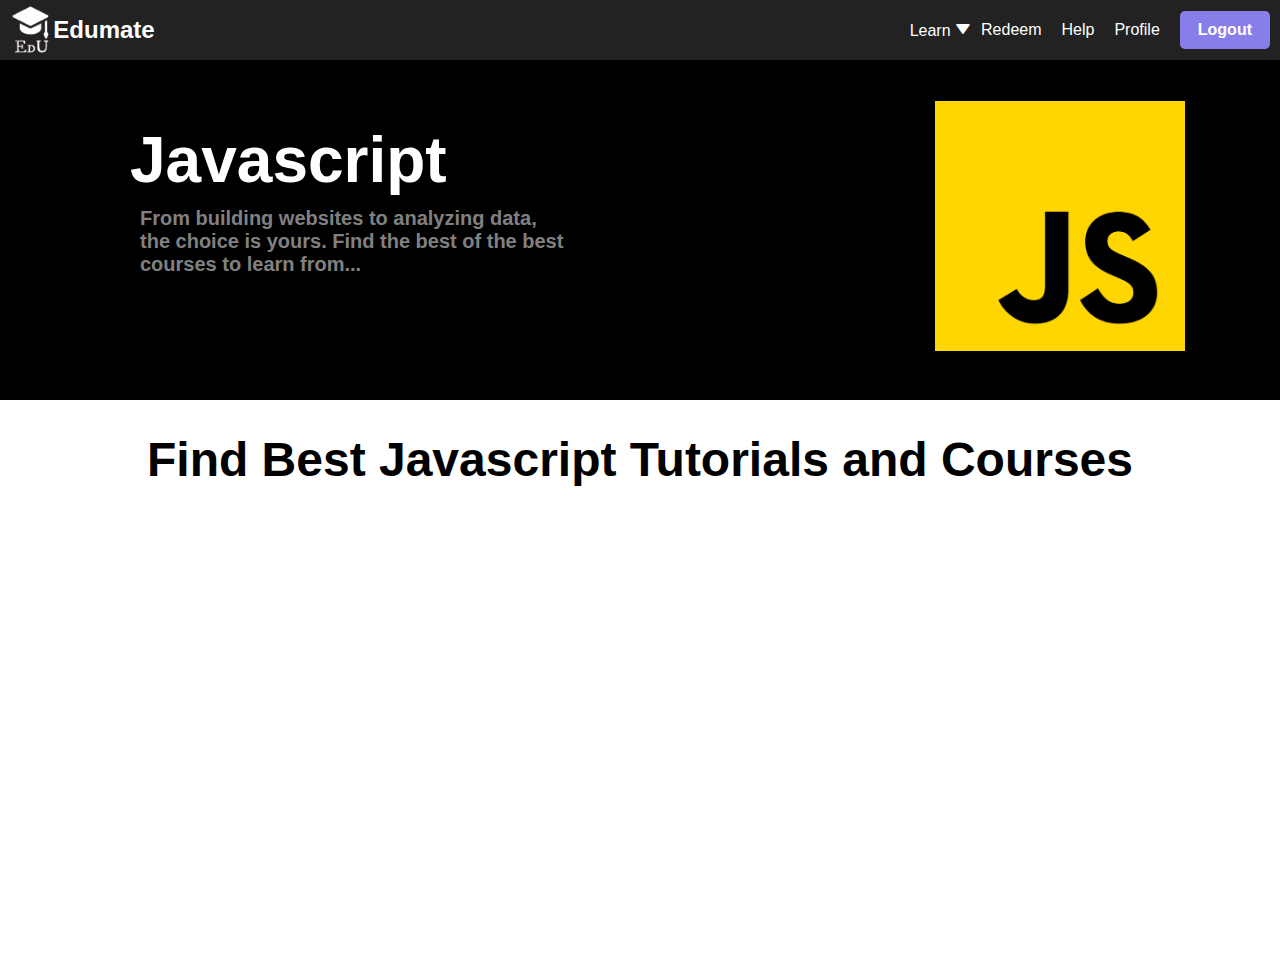
<file: pages/course.html>
<!DOCTYPE html>
<html lang="en">

<head>
    <meta charset="UTF-8">
    <meta http-equiv="X-UA-Compatible" content="IE=edge">
    <meta name="viewport" content="width=device-width, initial-scale=1.0">
    <link rel="shortcut icon" href="../images/logo2.png" type="image/png">
    <link rel="stylesheet" href="../styles/navbar.css">
    <link rel="stylesheet" href="../styles/course.css">
    <link href='https://unpkg.com/boxicons@2.1.4/css/boxicons.min.css' rel='stylesheet'>
    <title>Course</title>
</head>

<body>
    <div class="courses">
                                    <!-- navabar -->
                                    <div class="nav">
                                        <h2 id="logo">
                                            <img class="edu" src="../images/logo.png" alt="logo">
                                            <a href="home.html">Edumate</a>
                                        </h2>
                                        <ul id="items">
                                                <div class="dropdown">
                                                    <button class="dropbtn" onclick="myFunction()">Learn
                                                        <i class='bx bxs-down-arrow'></i>
                                                    </button>
                                                    <div class="dropdown-content" id="myDropdown">
                                                        <a href="roadmaps.html">Roadmaps</a>
                                                        <a href="tutorials.html">Courses</a>
                                                        <a href="quizz.html">Quiz</a>
                                                    </div>
                                                </div>
                                            </li>
                                            <li><a href="redeem.html">Redeem</a></li>
                                            <li><a href="help.html">Help</a></li>
                                            <li><a href="profile.html">Profile</a></li>
                                
                                            <li>
                                                <div>
                                                    <button class="logout-btn" onclick="logOut()">Logout</button>
                                                </div>
                                            </li>
                                        </ul>
                                        <i id="bar" class='bx bx-menu-alt-right'></i>
                                    </div>

        <!-- banner -->
        <div class="banner">
            <div class="text">
                <h2 class="heading">javascript</h2>
                <h5 class="sub-head">From building websites to analyzing data,<br> the choice is yours. Find the best of
                    the best <br> courses to learn from...</h5>
            </div>
            <div class="image">
                <img height="250px" width="250px" src="../images/Js-banner.png" alt="JavaScript">
            </div>
        </div>


        <!-- courses -->

        <div class="grid">
            <div class="grid-head">
                <h1>Find Best Javascript Tutorials and Courses</h1>
            </div>
            <div class="grid_items">
                <div class="card">
                    <iframe width="360" height="215" src="https://www.youtube.com/embed/videoseries?controls=0&amp;list=PLsyeobzWxl7rrvgG7MLNIMSTzVCDZZcT4" title="YouTube video player" frameborder="0" allow="accelerometer; autoplay; clipboard-write; encrypted-media; gyroscope; picture-in-picture; web-share" allowfullscreen></iframe>

                    <iframe width="360" height="215" src="https://www.youtube.com/embed/videoseries?controls=0&amp;list=PL0b6OzIxLPbx-BZTaWu_AF7hsKo_Fvsnf" title="YouTube video player" frameborder="0" allow="accelerometer; autoplay; clipboard-write; encrypted-media; gyroscope; picture-in-picture; web-share" allowfullscreen></iframe>

                    <iframe width="360" height="215" src="https://www.youtube.com/embed/videoseries?controls=0&amp;list=PLu0W_9lII9ajyk081To1Cbt2eI5913SsL" title="YouTube video player" frameborder="0" allow="accelerometer; autoplay; clipboard-write; encrypted-media; gyroscope; picture-in-picture; web-share" allowfullscreen></iframe>
                </div>
            </div>
        </div>
    </div>
  <script src="../script/navbar.js"></script>
</body>

</html>
</file>
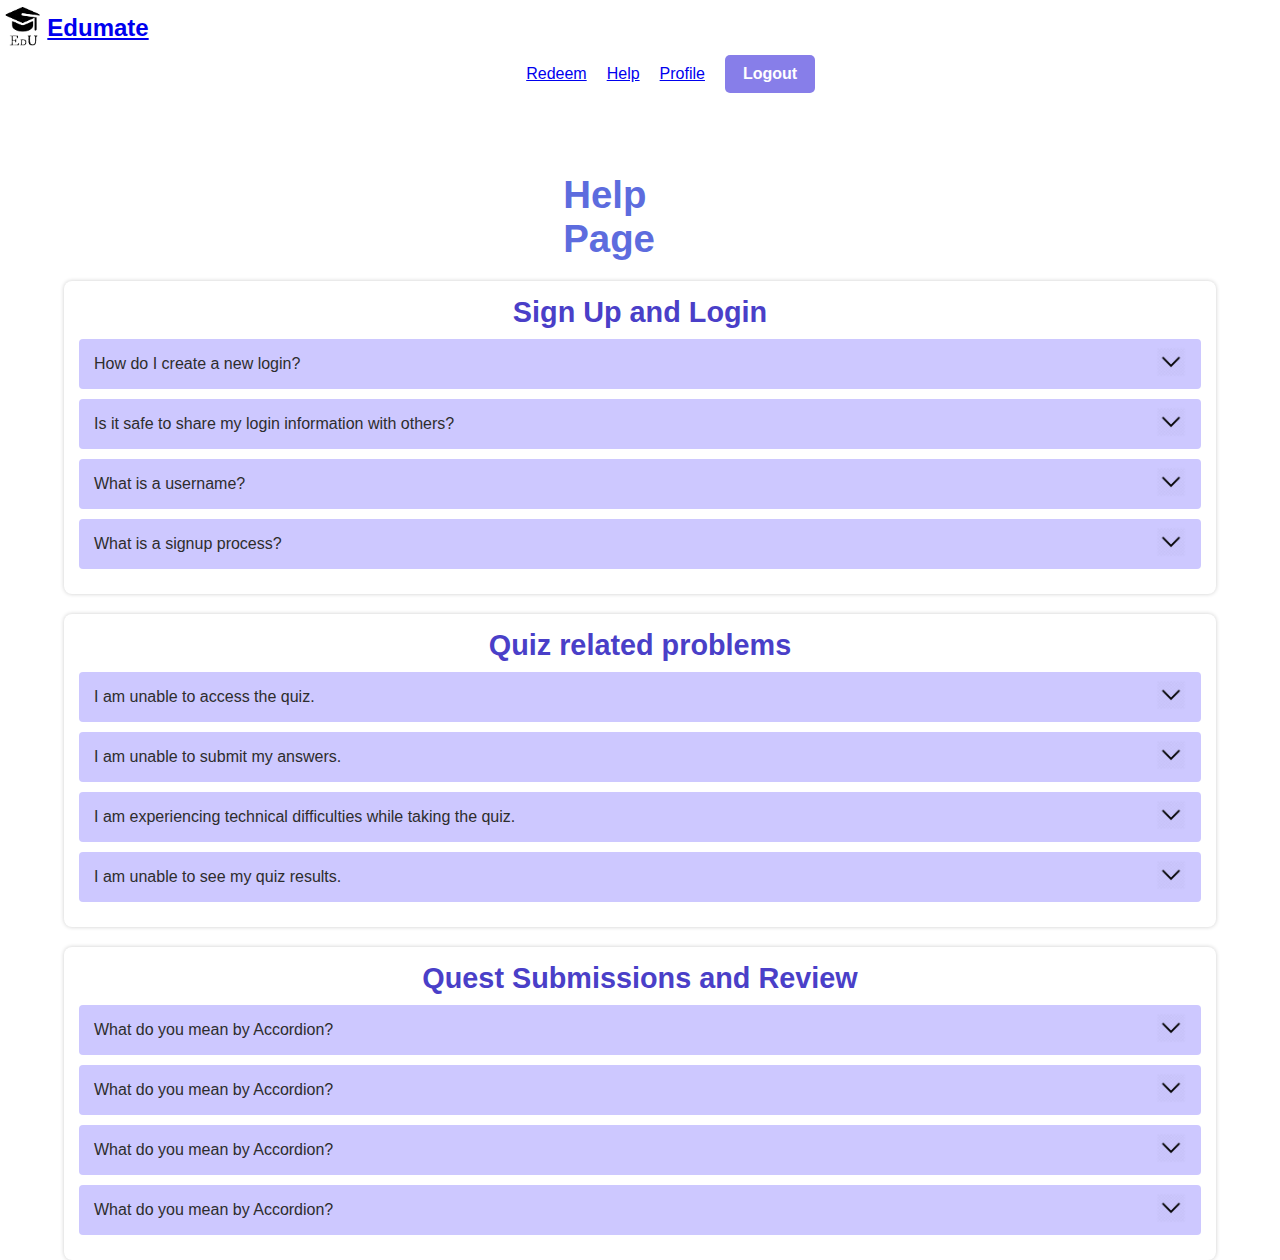
<file: pages/help.html>
<!DOCTYPE html>
<html lang="en">
  <head>
    <meta charset="UTF-8" />
    <meta http-equiv="X-UA-Compatible" content="IE=edge" />
    <link rel="shortcut icon" href="../images/logo2.png" type="image/png">
    <meta name="viewport" content="width=device-width, initial-scale=1.0" />
    <title>help</title>
    <!----======== CSS ======== -->
    <link rel="stylesheet" href="../styles/navbar.css" />
    <link rel="stylesheet" href="../styles/help.css" />
    <link href='https://unpkg.com/boxicons@2.1.4/css/boxicons.min.css' rel='stylesheet'>
  </head>
  <body>
    
    <div class="parent">
      <!-- navbar start here -->
      <div class="one">
        <h2 id="logo">
          <img class="edu" src="../images/logo2.png" alt="logo">
          <a href="home.html">Edumate</a>
      </h2>
          <ul id="items">
                  <div class="dropdown">
                      <button class="dropbtn" onclick="myFunction()">Learn
                          <i class='bx bxs-down-arrow'></i>
                      </button>
                      <div class="dropdown-content" id="myDropdown">
                          <a href="roadmaps.html">Roadmaps</a>
                          <a href="tutorials.html">Courses</a>
                          <a href="quizz.html">Quiz</a>
                      </div>
                  </div>
              </li>
              <li><a href="redeem.html">Redeem</a></li>
              <li><a href="help.html">Help</a></li>
              <li><a href="profile.html">Profile</a></li>
  
              <li>
                  <div>
                      <button class="logout-btn" onclick="logOut()">Logout</button>
                  </div>
              </li>
          </ul>
          <i id="bar" class='bx bx-menu-alt-right'></i>
      </div>
      </div>

      <!-- navbar ends here -->

      <div class="two">
        <section class="home">
          <div class="findme">   <h1>Help Page</h1>    </div>
          <div class="accordion">
            <h2 class="accordion-category">Sign Up and Login</h2>
            <div class="accordion-content">
              <header>
                <span class="title">How do I create a new login?</span>
                <i class="fa-solid fa-plus"
                  ><img
                    src="../images/dd.png"
                    style="height: 30px; width: 30px"
                    alt="cannot load"
                /></i>
              </header>

              <p class="description">
                To create a new login, you will need to sign up for an account with the website or service. This usually involves providing some personal information, such as your name and email address, and creating a username and password. Once you have completed the signup process, you will be able to use your new login credentials to access your account.
              </p>
            </div>

            <div class="accordion-content">
              <header>
                <span class="title">Is it safe to share my login information with others?</span>
                <i class="fa-solid fa-plus"
                  ><img
                    src="../images/dd.png"
                    style="height: 30px; width: 30px"
                    alt="cannot load"
                /></i>
              </header>

              <p class="description">
                It is generally not safe to share your login information with others. Doing so could allow them to access your account and perform actions on your behalf, or even steal your personal information. It is important to keep your login credentials private and secure.
              </p>
            </div>
            <div class="accordion-content">
              <header>
                <span class="title">What is a username?</span>
                <i class="fa-solid fa-plus"
                  ><img
                    src="../images/dd.png"
                    style="height: 30px; width: 30px"
                    alt="cannot load"
                /></i>
              </header>

              <p class="description">
                A username is a unique identifier that you use to log in to a website or service. It is usually a combination of letters, numbers, and/or special characters, and it is used in conjunction with a password to verify your identity and grant you access to your account.
              </p>
            </div>
            <div class="accordion-content">
              <header>
                <span class="title">What is a signup process?</span>
                <i class="fa-solid fa-plus"
                  ><img
                    src="../images/dd.png"
                    style="height: 30px; width: 30px"
                    alt="cannot load"
                /></i>
              </header>

              <p class="description">
                The signup process is the process of creating a new account with a website or service. It usually involves providing some personal information, such as your name and email address, and creating a username and password. The signup process is also sometimes called "registration" or "account creation."
              </p>
            </div>
          </div>
          <div class="accordion">
            <h2 class="accordion-category">Quiz related problems</h2>
            <div class="accordion-content">
              <header>
                <span class="title">I am unable to access the quiz.</span>
                <i class="fa-solid fa-plus"
                  ><img
                    src="../images/dd.png"
                    style="height: 30px; width: 30px"
                    alt="cannot load"
                /></i>
              </header>

              <p class="description">
                Make sure that you are logged in to your account and that you have the necessary permissions to access the quiz. If the problem persists, try clearing your browser cache and cookies, or try accessing the quiz using a different web browser. If the problem still persists, contact the website's customer support for further assistance.
              </p>
            </div>

            <div class="accordion-content">
              <header>
                <span class="title">I am unable to submit my answers.</span>
                <i class="fa-solid fa-plus"
                  ><img
                    src="../images/dd.png"
                    style="height: 30px; width: 30px"
                    alt="cannot load"
                /></i>
              </header>

              <p class="description">
                Make sure that you have answered all of the required questions and that you have clicked the "submit" button to submit your answers. If the problem persists, try clearing your browser cache and cookies, or try accessing the quiz using a different web browser. If the problem still persists, contact the website's customer support for further assistance
              </p>
            </div>
            <div class="accordion-content">
              <header>
                <span class="title">I am experiencing technical difficulties while taking the quiz.</span>
                <i class="fa-solid fa-plus"
                  ><img
                    src="../images/dd.png"
                    style="height: 30px; width: 30px"
                    alt="cannot load"
                /></i>
              </header>

              <p class="description">
                If you are experiencing technical difficulties, such as page loading errors or connectivity issues, try refreshing the page or closing and reopening your browser. If the problem persists, contact the website's customer support for further assistance.
              </p>
            </div>
            <div class="accordion-content">
              <header>
                <span class="title">I am unable to see my quiz results.</span>
                <i class="fa-solid fa-plus"
                  ><img
                    src="../images/dd.png"
                    style="height: 30px; width: 30px"
                    alt="cannot load"
                /></i>
              </header>

              <p class="description">
                Make sure that you have completed the quiz and that you have clicked the "submit" button to submit your answers. Your results should be displayed on the screen once the quiz is complete. If you are unable to see your results, try refreshing the page or contacting the website's customer support for further assistance.
              </p>
            </div>
          </div>
          <div class="accordion">
            <h2 class="accordion-category">Quest Submissions and Review</h2>
            <div class="accordion-content">
              <header>
                <span class="title">What do you mean by Accordion?</span>
                <i class="fa-solid fa-plus"
                  ><img
                    src="../images/dd.png"
                    style="height: 30px; width: 30px"
                    alt="cannot load"
                /></i>
              </header>

              <p class="description">
                Lorem ipsum, dolor sit amet consectetur adipisicing elit. Natus
                nobis ut perspiciatis minima quidem nisi, obcaecati, delectus
                consequatur fuga nostrum iusto ipsam ducimus quibusdam possimus.
                Maiores non enim numquam voluptatem?
              </p>
            </div>

            <div class="accordion-content">
              <header>
                <span class="title">What do you mean by Accordion?</span>
                <i class="fa-solid fa-plus"
                  ><img
                    src="../images/dd.png"
                    style="height: 30px; width: 30px"
                    alt="cannot load"
                /></i>
              </header>

              <p class="description">
                Lorem ipsum, dolor sit amet consectetur adipisicing elit. Natus
                nobis ut perspiciatis minima quidem nisi, obcaecati, delectus
                consequatur fuga nostrum iusto ipsam ducimus quibusdam possimus.
                Maiores non enim numquam voluptatem?
              </p>
            </div>
            <div class="accordion-content">
              <header>
                <span class="title">What do you mean by Accordion?</span>
                <i class="fa-solid fa-plus"
                  ><img
                    src="../images/dd.png"
                    style="height: 30px; width: 30px"
                    alt="cannot load"
                /></i>
              </header>

              <p class="description">
                Lorem ipsum, dolor sit amet consectetur adipisicing elit. Natus
                nobis ut perspiciatis minima quidem nisi, obcaecati, delectus
                consequatur fuga nostrum iusto ipsam ducimus quibusdam possimus.
                Maiores non enim numquam voluptatem? Lorem ipsum dolor sit amet,
                consectetur adipisicing elit. Iusto neque, sed inventore illum
                ut quis ducimus deleniti temporibus maiores? At nisi sed
                pariatur cupiditate quidem quod adipisci aut, eos quis minima
                voluptates non veniam ipsam quasi architecto ducimus error eum
                id ab, suscipit doloribus, ut accusantium consequuntur
                voluptate! Unde, hic sed rerum officia totam id libero officiis
                nihil rem sequi porro labore praesentium repudiandae a
                blanditiis molestias nisi beatae natus! Ea, ut voluptates, natus
                harum nesciunt odio hic eveniet reprehenderit veritatis,
                possimus tempora magni soluta eaque quidem neque maxime nostrum
                sapiente commodi? Earum ex cumque cupiditate dicta, tempora
                temporibus quaerat.
              </p>
            </div>
            <div class="accordion-content">
              <header>
                <span class="title">What do you mean by Accordion?</span>
                <i class="fa-solid fa-plus"
                  ><img
                    src="../images/dd.png"
                    style="height: 30px; width: 30px"
                    alt="cannot load"
                /></i>
              </header>

              <p class="description">
                Lorem ipsum, dolor sit amet consectetur adipisicing elit. Natus
                nobis ut perspiciatis minima quidem nisi, obcaecati, delectus
                consequatur fuga nostrum iusto ipsam ducimus quibusdam possimus.
                Maiores non enim numquam voluptatem?
              </p>
            </div>
          </div>
        </section>
      </div>
    </div>


    <script src="../script/navbar.js"></script>
    <script src="../script/help.js"></script>
  </body>
</html>
</file>
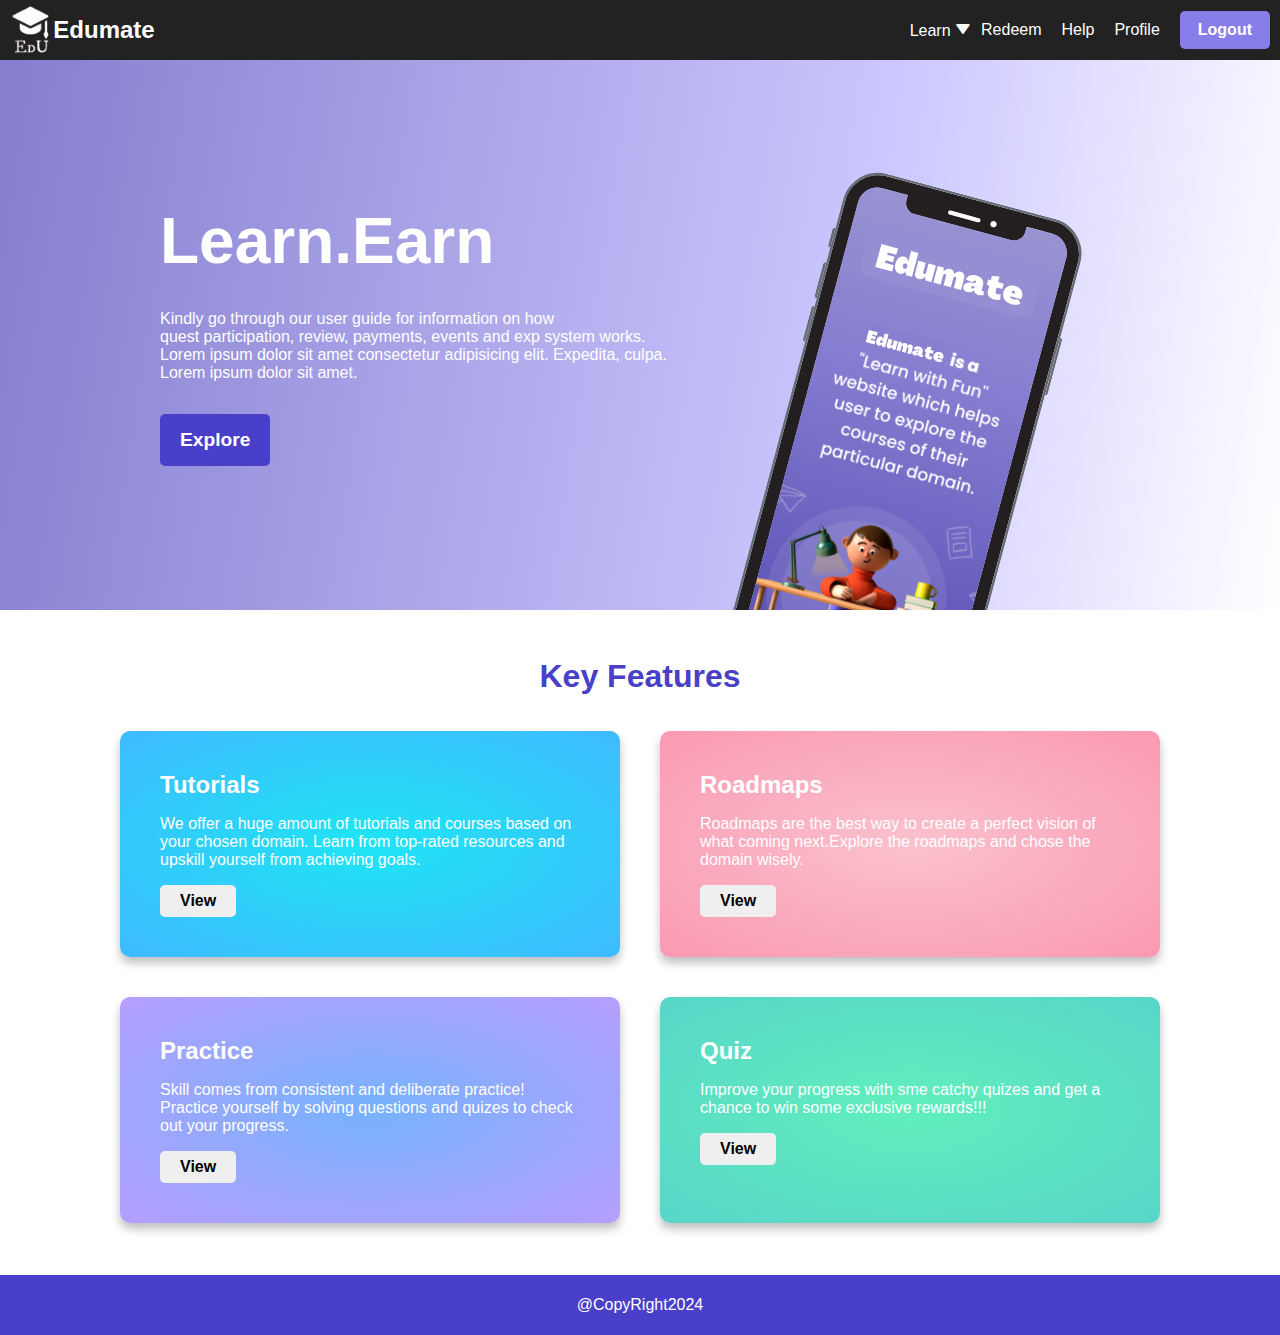
<file: pages/home.html>
<!DOCTYPE html>
<html lang="en">

<head>
    <meta charset="UTF-8">
    <meta http-equiv="X-UA-Compatible" content="IE=edge">
    <meta name="viewport" content="width=device-width, initial-scale=1.0">
    <link href='https://unpkg.com/boxicons@2.1.4/css/boxicons.min.css' rel='stylesheet'>
    <link rel="stylesheet" href="../styles/navbar.css">
    <link rel="stylesheet" href="../styles/home.css">
    <link rel="shortcut icon" href="../images/logo2.png" type="image/png">
    <title>Home</title>
</head>

<body>

    <!-- nav bar -->
    <div class="nav">
        <h2 id="logo">
            <img class="edu" src="../images/logo.png" alt="logo">
            <a href="home.html">Edumate</a>
        </h2>
        <ul id="items">
                <div class="dropdown">
                    <button class="dropbtn" onclick="myFunction()">Learn
                        <i class='bx bxs-down-arrow'></i>
                    </button>
                    <div class="dropdown-content" id="myDropdown">
                        <a href="roadmaps.html">Roadmaps</a>
                        <a href="tutorials.html">Courses</a>
                        <a href="quizz.html">Quiz</a>
                    </div>
                </div>
            </li>
            <li><a href="redeem.html">Redeem</a></li>
            <li><a href="help.html">Help</a></li>
            <li><a href="profile.html">Profile</a></li>

            <li>
                <div>
                    <button class="logout-btn" onclick="logOut()">Logout</button>
                </div>
            </li>
        </ul>
        <i id="bar" class='bx bx-menu-alt-right'></i>
    </div>
    <!-- navbar ends -->

    <div class="home-container">
        <div class="left">
            <h1>Learn.Earn</h1>
            <p>Kindly go through our user guide for information on how <br>quest participation, review, payments, events
                and exp system works.
                <br>
                Lorem ipsum dolor sit amet consectetur adipisicing elit. Expedita, culpa.
                <br>
                Lorem ipsum dolor sit amet.
            </p>
            <button class="btn">
                <a href="roadmaps.html"> Explore </a>
            </button>
        </div>
        <div class="right">
            <img src="../images/mobile.svg" alt="">
        </div>
    </div>
    <div class="explore">
        <h1>Key Features</h1>
        <div class="container">
            <div class="card card1">
                <h2>Tutorials</h2>
                <p>We offer a huge amount of tutorials and courses based on your chosen domain. Learn from top-rated
                    resources and upskill yourself from achieving goals.</p>
                <button>
                    <a href="tutorials.html">
                        View
                    </a>
                </button>
            </div>
            <div class="card card2">
                <h2>Roadmaps</h2>
                <p>Roadmaps are the best way to create a perfect vision of what coming next.Explore the roadmaps and
                    chose the domain wisely.</p>
                <button>
                    <a href="#">
                        View
                    </a>
                </button>
            </div>
            <div class="card card3">
                <h2>Practice</h2>
                <p>Skill comes from consistent and deliberate practice!
                    Practice yourself by solving questions and quizes to check out your progress.
                </p>
                <button>
                    <a href="#">
                        View
                    </a>
                </button>
            </div>
            <div class="card card4">
                <h2>Quiz</h2>
                <p>Improve your progress with sme catchy quizes and get a chance to win some exclusive rewards!!!</p>
                <button>
                    <a href="quizz.html">
                        View
                    </a>
                </button>
            </div>
        </div>
    </div>

    

    <!-- html to hide mobile -->
    <div class="hide">
        <p>@CopyRight2024</p>
    </div>

    <script src="../script/navbar.js"></script>
</body>

</html>
</file>
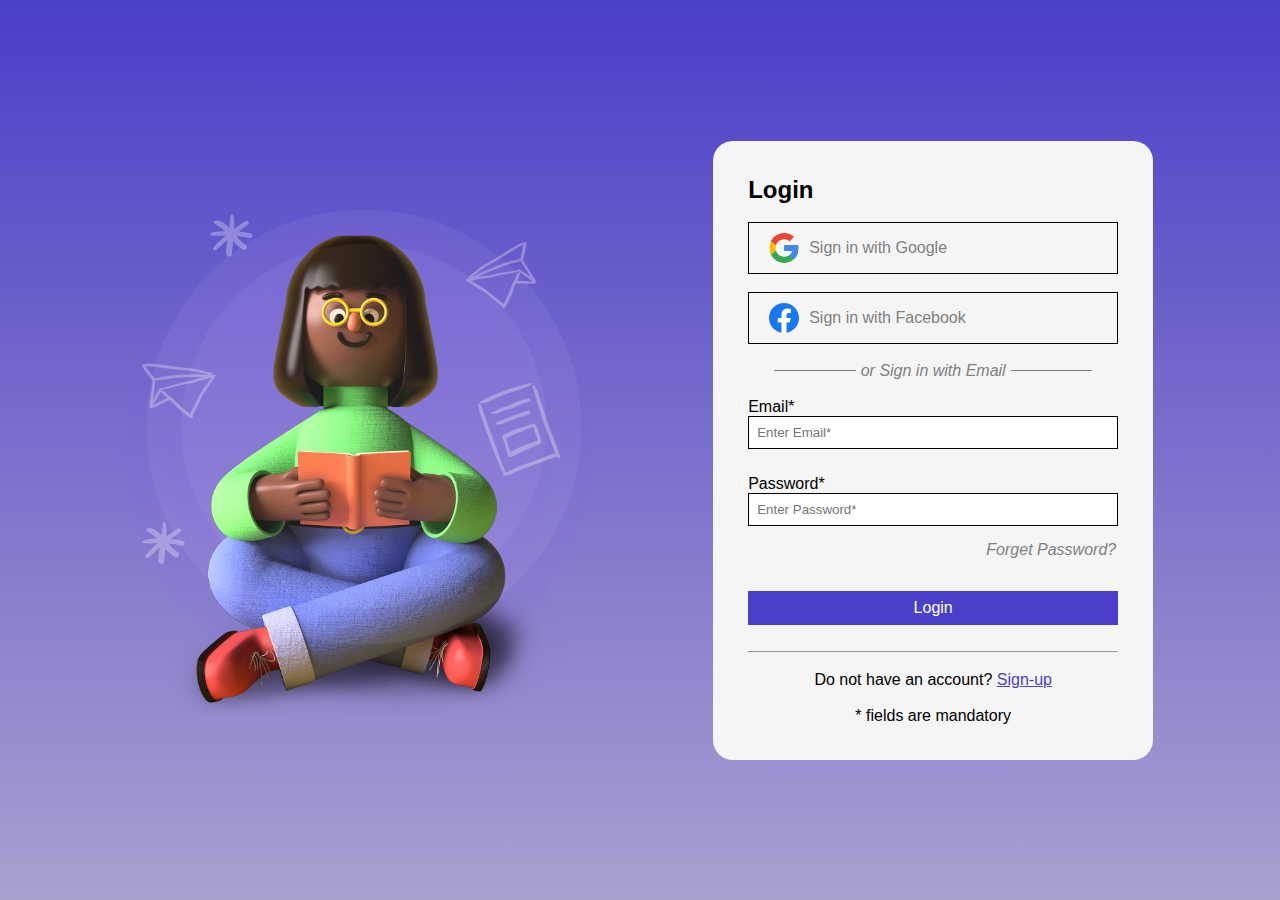
<file: pages/login-form.html>
<!DOCTYPE html>
<html lang="en">

<head>
     <meta charset="UTF-8">
     <meta http-equiv="X-UA-Compatible" content="IE=edge">
     <meta name="viewport" content="width=device-width, initial-scale=1.0">
     <title>Login</title>
     <link rel="shortcut icon" href="../images/logo2.png" type="image/png">
     <!-- stylesheet -->
     <link rel="stylesheet" href="../styles/login-form.css">
</head>

<body>
     <div class="container">
          <!-- vector image -->
          <div class="left">
               <img src="../images/girl.svg" alt="image">
          </div>
          <!-- login form starts here -->
          <div class="right">
               <h2>Login</h2>
               <br>
               <a href="#">
                    <div class="bar"><img src="../images/google.svg" alt="google"> Sign in with Google</div>
               </a>
               <br>
               <a href="#">
                    <div class="bar"><img src="../images/facebook-blue.svg" alt="facebook"> Sign in with Facebook</div>
               </a>
               <br>
               <div class="text-btw-line">
                    <div class="line"></div>
                    <span style="padding: 0 5px;"> or Sign in with Email </span>
                    <div class="line"></div>
               </div>
               <br>
               <form name="loginForm" method="post">
                    <label for="email">Email*</label>
                    <br>
                    <input type="email" name="email" id="email" placeholder="Enter Email*" required>
                    <br><br>
                    <label for="password">Password*</label>
                    <br>
                    <input type="password" name="password" id="password" placeholder="Enter Password*" required>
                    <a href="#">
                         <p id="forget-password">Forget Password?</p>
                    </a>
                    <br>
                    <input type="button" name="log" id="login-btn" value="Login" class="btn"  onclick="loginFunction()">

               </form>
               <br>
               <hr><br>
               <p id="sign-up">Do not have an account? <a href="registration-form.html"> Sign-up </a>
               <br><br>
               * fields are mandatory
               </p>
          </div>

          <!-- form ends here -->
     </div>
     <script src="../script/main.js"></script>
</body>

</html>
</file>
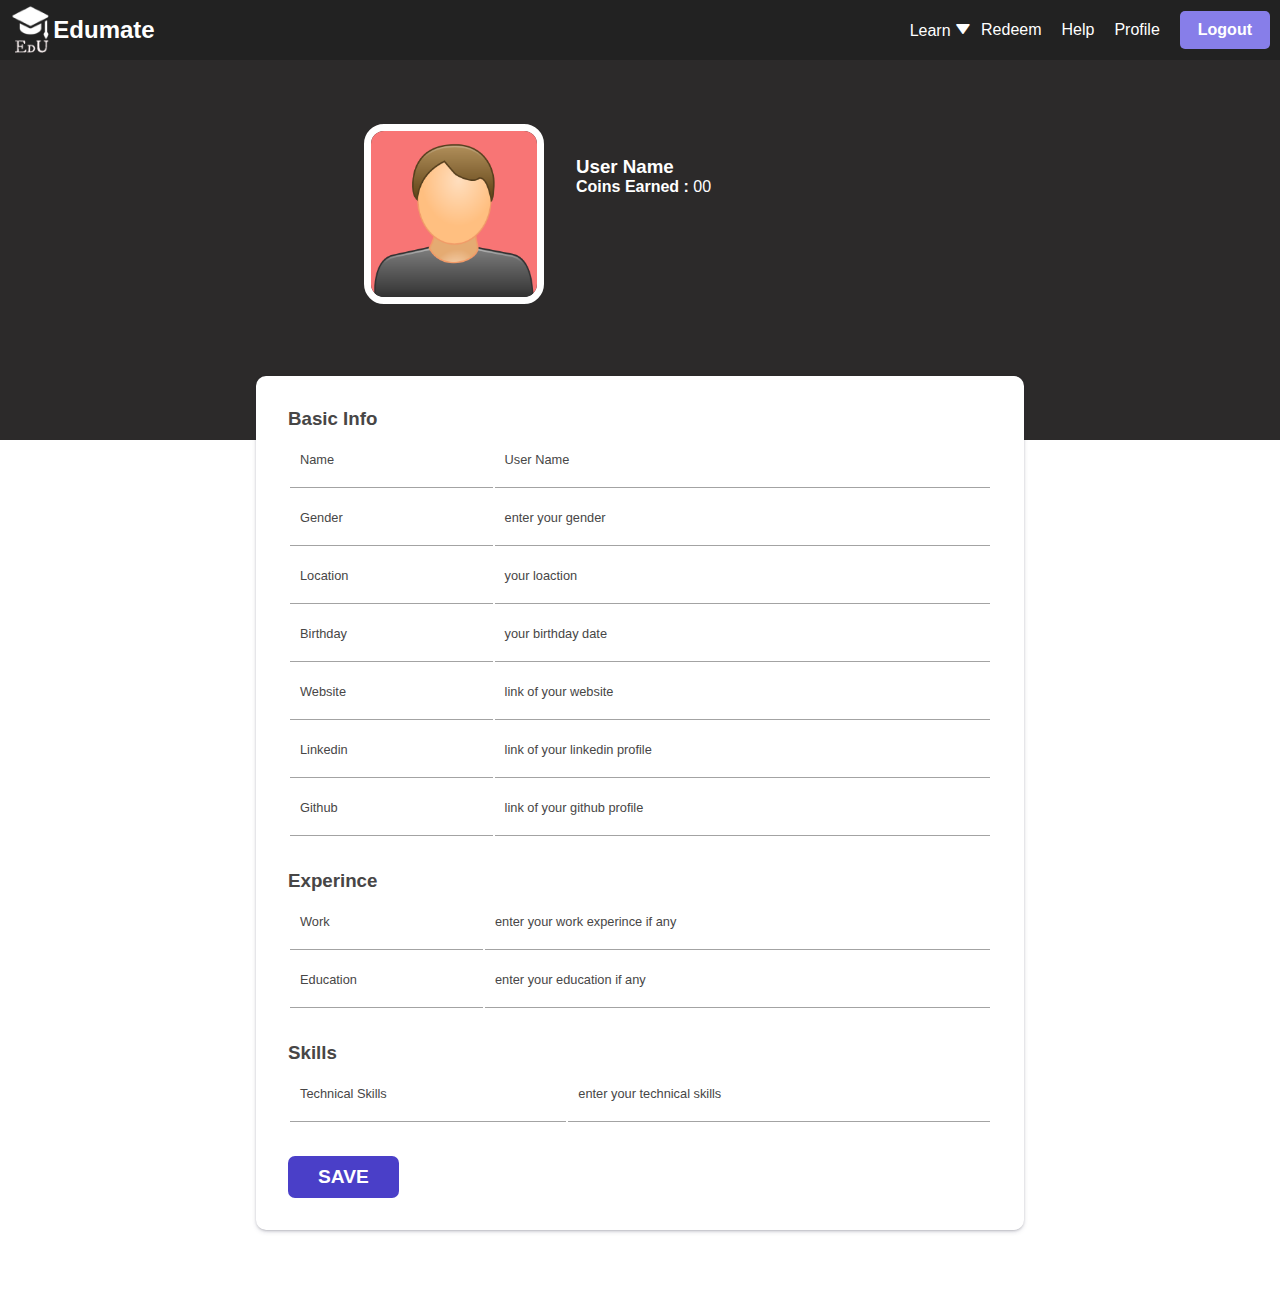
<file: pages/profile.html>
<!DOCTYPE html>
<html lang="en">

<head>
    <meta charset="UTF-8">
    <meta http-equiv="X-UA-Compatible" content="IE=edge">
    <meta name="viewport" content="width=device-width, initial-scale=1.0">
    <link href='https://unpkg.com/boxicons@2.1.4/css/boxicons.min.css' rel='stylesheet'>
    <link rel="stylesheet" href="../styles/navbar.css">
    <link rel="stylesheet" href="../styles/profile.css">
    <title>Profile</title>
    <link rel="shortcut icon" href="../images/logo2.png" type="image/png">
</head>

<body>

    <!-- nav bar -->
    <div class="nav">
        <h2 id="logo">
            <img class="edu" src="../images/logo.png" alt="logo">
            <a href="home.html">Edumate</a>
        </h2>
        <ul id="items">
                <div class="dropdown">
                    <button class="dropbtn" onclick="myFunction()">Learn
                        <i class='bx bxs-down-arrow'></i>
                    </button>
                    <div class="dropdown-content" id="myDropdown">
                        <a href="roadmaps.html">Roadmaps</a>
                        <a href="tutorials.html">Courses</a>
                        <a href="quizz.html">Quiz</a>
                    </div>
                </div>
            </li>
            <li><a href="redeem.html">Redeem</a></li>
            <li><a href="help.html">Help</a></li>
            <li><a href="profile.html">Profile</a></li>

            <li>
                <div>
                    <button class="logout-btn" onclick="logOut()">Logout</button>
                </div>
            </li>
        </ul>
        <i id="bar" class='bx bx-menu-alt-right'></i>
    </div>
    <!-- navbar ends -->

    <div class="profile-hero">
        <div class="row">
            <img src="../images/profile.png" alt="user">
            <div class="info">
                <h3>User Name</h3>
                <p><b>Coins Earned : </b>00</p>
            </div>
        </div>
    </div>

    <div class="basic-container">
        <h3>Basic Info</h3>
        <table>
            <tr>
                <td>Name</td>
                <td contenteditable="true">User Name</td>
            </tr>
            <tr>
                <td>Gender</td>
                <td contenteditable="true">enter your gender</td>
            </tr>
            <tr>
                
               <td>Location</td>
                <td contenteditable="true">your loaction</td>
            </tr>
            <tr>
                <td>Birthday</td>
                <td contenteditable="true">your birthday date</td>
            </tr>
            <tr>
                <td>Website</td>
                <td contenteditable="true">link of your website</td>
            </tr>
            <tr>
                <td>Linkedin</td>
                <td contenteditable="true">link of your linkedin profile</td>
            </tr>
            <tr>
                <td>Github</td>
                <td contenteditable="true">link of your github profile</td>
            </tr>
        </table>
        <h3>Experince</h3>
        <table>
            <tr>
                <td>Work</td>
                <td contenteditable="true">enter your work experince if any</td>
            </tr>
            <tr>
                <td>Education</td>
                <td contenteditable="true">enter your education if any</td>
            </tr>
        </table>
        <h3>Skills</h3>
        <table>
            <tr>
                <td>Technical Skills</td>
                <td contenteditable="true">enter your technical skills</td>
            </tr>
        </table>
        <button id="save">SAVE</button>
    </div>

    <script src="../script/navbar.js"></script>
    <script>
        const save=  document.querySelector("#save");
        save.addEventListener("click", function(){
            alert("information updated.");
        });
    </script>
</body>

</html>
</file>
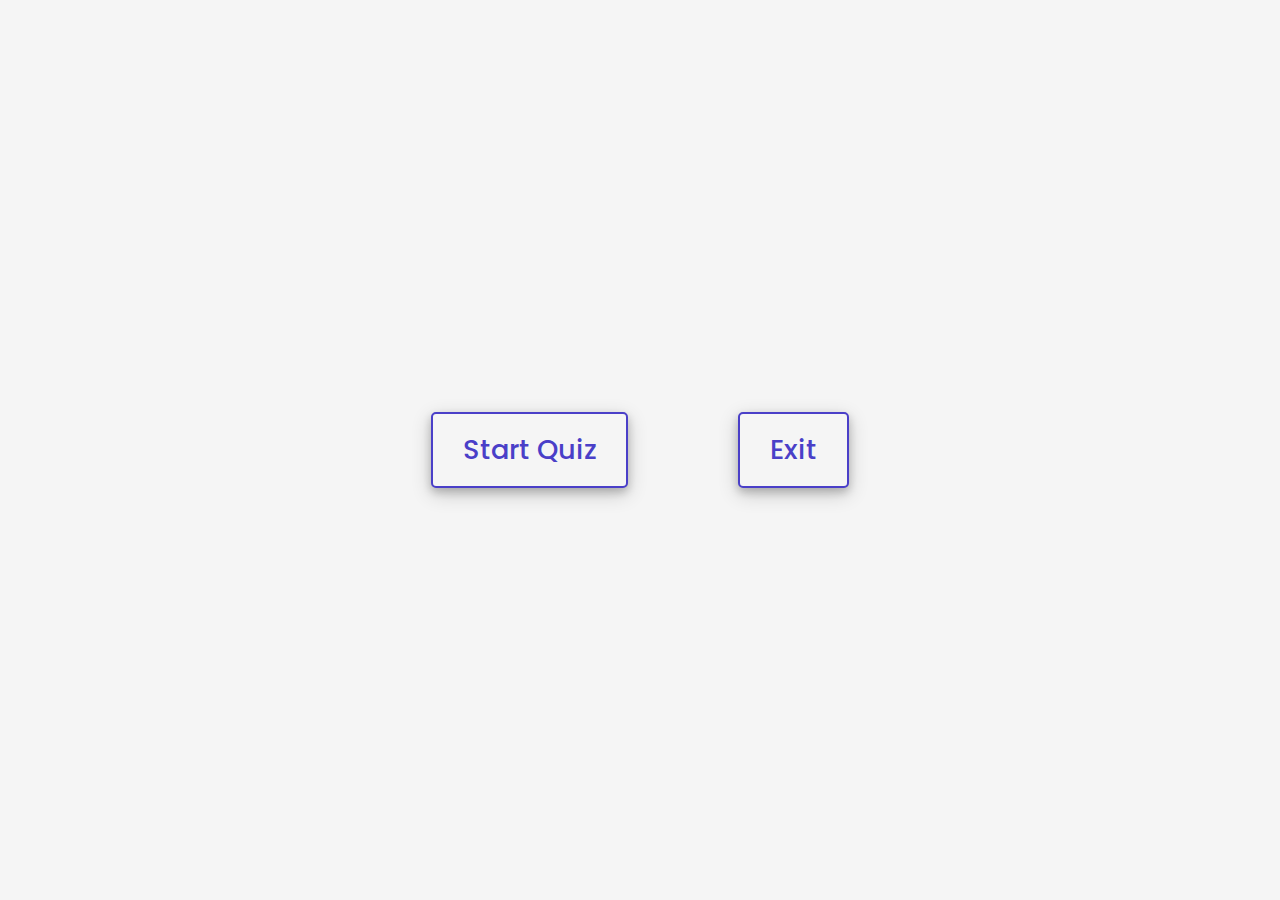
<file: pages/quiz.html>
<!DOCTYPE html>
<!DOCTYPE html>
<html lang="en">

<head>
    <meta charset="UTF-8">
    <meta name="viewport" content="width=device-width, initial-scale=1.0">
    <title>Quiz title goes here</title>
    <link rel="shortcut icon" href="../images/logo2.png" type="image/png">
    <link rel="stylesheet" href="../styles/quiz.css">
    <link href='https://unpkg.com/boxicons@2.1.4/css/boxicons.min.css' rel='stylesheet'>

</head>

<body>
    <div class="main_container">
        <!-- start Quiz button -->
        <div class="start_btn">
            <button>Start Quiz</button>
            <a href="quiz_info.html"><button>Exit</button></a>
        </div>

        <!-- Info Box -->
        <div class="info_box">
            <div class="info-title"><span>Some Rules of this Quiz</span></div>
            <div class="info-list">
                <div class="info">1. You will have only <span>15 seconds</span> per each question.</div>
                <div class="info">2. Once you select your answer, it can't be undone.</div>
                <div class="info">3. You can't select any option once time goes off.</div>
                <div class="info">4. You can't exit from the Quiz while you're playing.</div>
                <div class="info">5. You'll get points on the basis of your correct answers.</div>
            </div>
            <div class="buttons">
                <button class="quit">Exit Quiz</button>
                <button class="restart">Continue</button>
            </div>
        </div>

        <!-- Quiz Box -->
        <div class="quiz_box">
            <header>
                <div class="title">Quiz title</div>
                <div class="timer">
                    <div class="time_left_txt">Time Left</div>
                    <div class="timer_sec">15</div>
                </div>
                <!-- <div class="time_line"></div> -->
            </header>
            <section>
                <div class="que_text">
                    <!-- Here I've inserted question from JavaScript -->
                </div>
                <div class="option_list">
                    <!-- Here I've inserted options from JavaScript -->
                </div>
            </section>

            <!-- footer of Quiz Box -->
            <footer>
                <div class="total_que">
                    <!-- Here I've inserted Question Count Number from JavaScript -->
                </div>
                <button class="next_btn">Next Que</button>
            </footer>
        </div>

        <!-- Result Box -->
        <div class="result_box">
            <div class="icon">
                <i class='bx bxs-trophy'></i>
            </div>
            <div class="complete_text">You've completed the Quiz!</div>
            <div class="score_text">
                <!-- Here I've inserted Score Result from JavaScript -->
            </div>
            <div class="buttons">
                <button class="restart">Replay Quiz</button>
                <button class="quit">Quit Quiz</button>
            </div>
        </div>
    </div>
    <!-- Inside this JavaScript file I've inserted Questions and Options only -->
    <script src="../script/quiz-question-demo.js"></script>

    <!-- Inside this JavaScript file I've coded all Quiz Codes -->
    <script src="../script/quiz.js"></script>

</body>

</html>

</html>
</file>
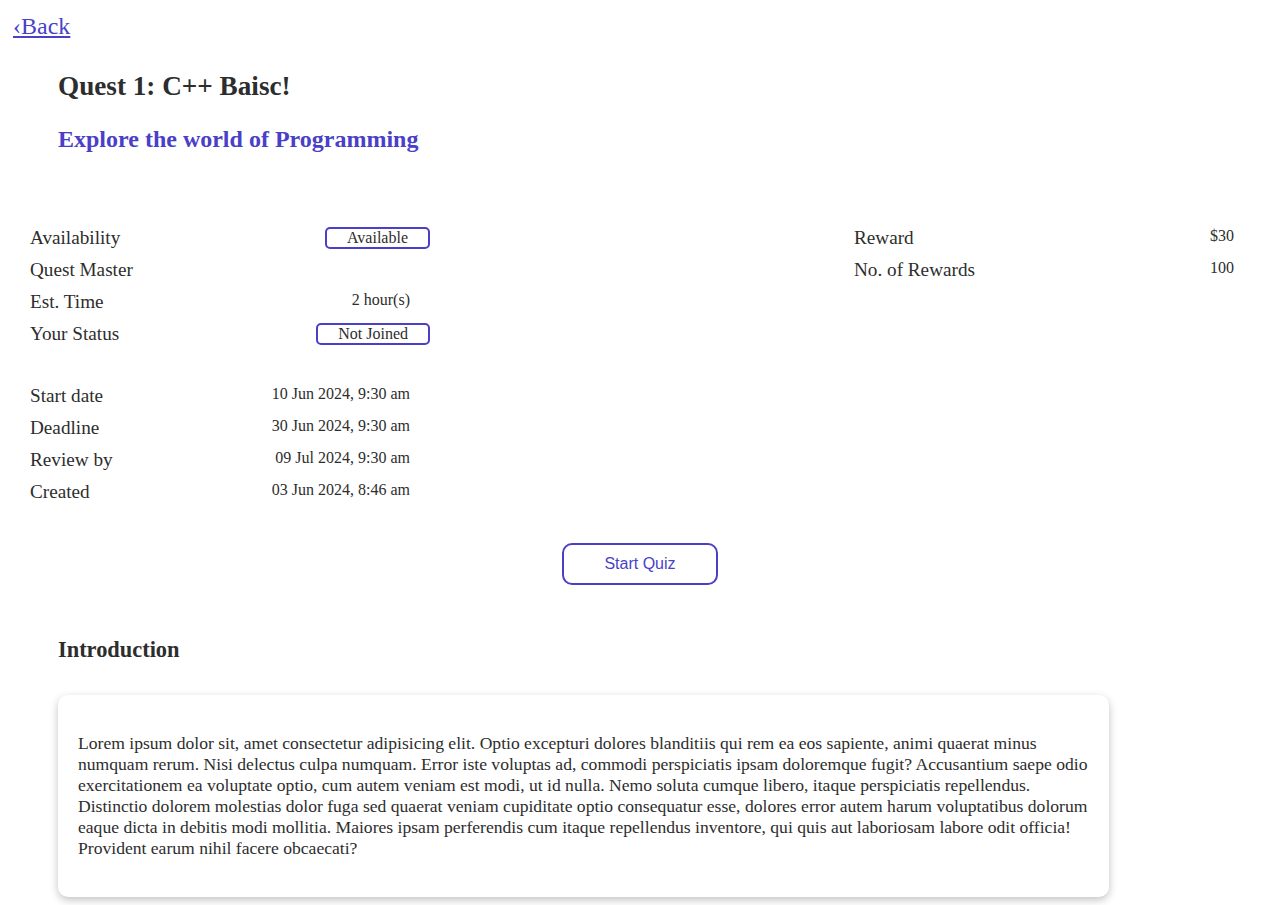
<file: pages/quiz_info.html>
<!DOCTYPE html>
<html lang="en">
  <head>
    <meta charset="UTF-8" />
    <meta http-equiv="X-UA-Compatible" content="IE=edge" />
    <meta name="viewport" content="width=device-width, initial-scale=1.0" />
    <link rel="shortcut icon" href="../images/logo2.png" type="image/png">

    <!----======== CSS ======== -->
    <link rel="stylesheet" href="../styles/quiz_info.css" />
    <link rel="stylesheet" href="../styles/button.css" />
  </head>
  <body>
    
    <section class="home">
      <div class="heading"><a href="quizz.html">&#8249;Back</a></div>
      <div class="topic-head">
        <h2>Quest 1: C++ Baisc!</h2>
        <h3>Explore the world of Programming</h3>
      </div>
      <div class="box-container">
        <div class="first-box">
          <p>Availability<span class="box-elements"> Available</span></p>
          <p>Quest Master</p>
          <p>Est. Time<span> 2 hour(s)</span></p>
          <p>Your Status<span class="box-elements"> Not Joined</span></p>
        </div>
        <div class="second-box">
          <p>Reward<span> $30</span></p>
          <p>No. of Rewards<span> 100</span></p>
        </div>
        <div class="third-box">
          <p>Start date<span>10 Jun 2024, 9:30 am</span></p>
          <p>Deadline <span>30 Jun 2024, 9:30 am</span></p>
          <p>Review by <span> 09 Jul 2024, 9:30 am</span></p>
          <p>Created<span> 03 Jun 2024, 8:46 am</span></p>
        </div>
      </div>
      <a href="quiz.html" id="quiz-btn">
        <button class="btn">Start Quiz</button>
      </a>
      <div class="content-head">
        <h3>Introduction</h3>
      </div>
      <div class="content-box">
        <p>
          Lorem ipsum dolor sit, amet consectetur adipisicing elit. Optio
          excepturi dolores blanditiis qui rem ea eos sapiente, animi quaerat
          minus numquam rerum. Nisi delectus culpa numquam. Error iste voluptas
          ad, commodi perspiciatis ipsam doloremque fugit? Accusantium saepe
          odio exercitationem ea voluptate optio, cum autem veniam est modi, ut
          id nulla. Nemo soluta cumque libero, itaque perspiciatis repellendus.
          Distinctio dolorem molestias dolor fuga sed quaerat veniam cupiditate
          optio consequatur esse, dolores error autem harum voluptatibus dolorum
          eaque dicta in debitis modi mollitia. Maiores ipsam perferendis cum
          itaque repellendus inventore, qui quis aut laboriosam labore odit
          officia! Provident earum nihil facere obcaecati?
        </p>
      </div>
    </section>

  </body>
</html>
</file>
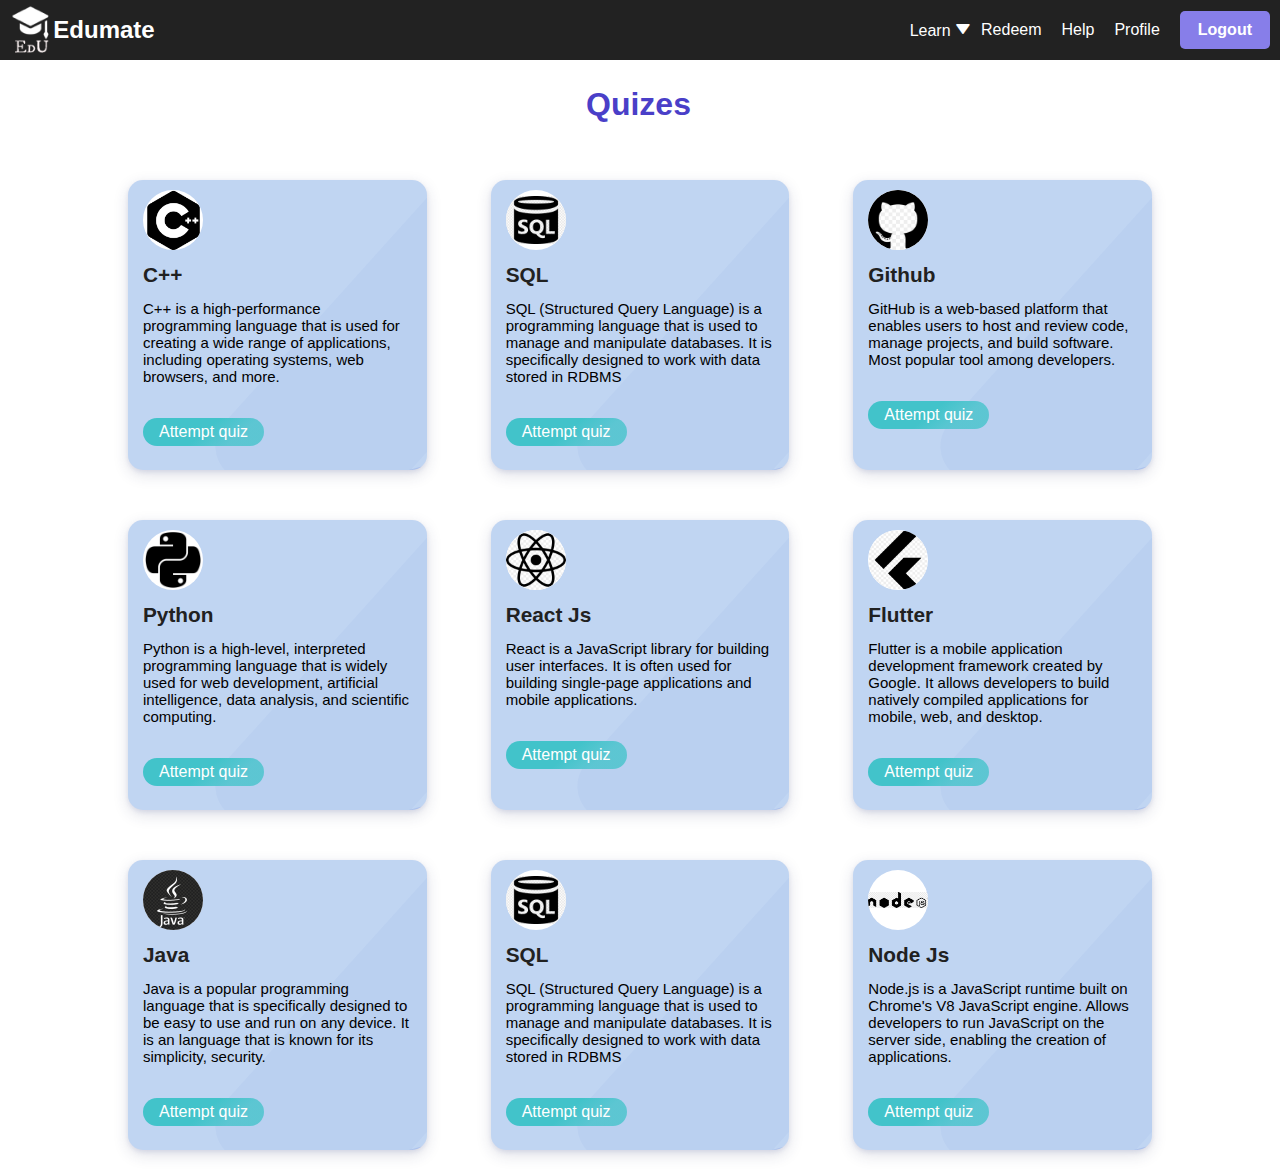
<file: pages/quizz.html>
<!DOCTYPE html>
<html lang="en">

<head>
    <meta charset="UTF-8">
    <meta http-equiv="X-UA-Compatible" content="IE=edge">
    <meta name="viewport" content="width=device-width, initial-scale=1.0">
    <link rel="shortcut icon" href="../images/logo2.png" type="image/png">
    <link rel="stylesheet" href="../styles/quizz.css">
    <link rel="stylesheet" href="../styles/navbar.css">
    <link rel="preconnect" href="https://fonts.googleapis.com">
    <link href='https://unpkg.com/boxicons@2.1.4/css/boxicons.min.css' rel='stylesheet'>
    <title>Document</title>
</head>

<body>
    <div class="nav">
        <h2 id="logo">
            <img class="edu" src="../images/logo.png" alt="logo">
            <a href="home.html">Edumate</a>
        </h2>
        <ul id="items">
            <div class="dropdown">
                <button class="dropbtn" onclick="myFunction()">Learn
                    <i class='bx bxs-down-arrow'></i>
                </button>
                <div class="dropdown-content" id="myDropdown">
                    <a href="roadmaps.html">Roadmaps</a>
                    <a href="tutorials.html">Courses</a>
                    <a href="quizz.html">Quiz</a>
                </div>
            </div>
            </li>
            <li><a href="redeem.html">Redeem</a></li>
            <li><a href="help.html">Help</a></li>
            <li><a href="profile.html">Profile</a></li>

            <li>
                <div>
                    <button class="logout-btn" onclick="logOut()">Logout</button>
                </div>
            </li>
        </ul>
        <i id="bar" class='bx bx-menu-alt-right'></i>
    </div>

    <br><br><br>
    <div class="row">

        <div class="quizy">Quizes</div>

        <div class="our_solution_category">

            <div class="solution_cards_box">

                <div class="solution_card">
                    <div class="hover_color_bubble"></div>
                    <div class="so_top_icon">
                        <img src="../images/c++.png" style="height: 71px; width:71px" alt="cannot load">
                    </div>

                    <div class="solu_title">
                        <h3>C++</h3>
                    </div>

                    <div class="solu_description">
                        <p>
                            C++ is a high-performance programming language that is used for creating a wide range of
                            applications, including operating systems, web browsers, and more.
                        </p>
                        <a href="quiz_info.html">
                            <button type="button" class="read_more_btn">Attempt quiz</button>
                        </a>
                    </div>
                </div>

                <div class="solution_card">
                    <div class="hover_color_bubble"></div>
                    <div class="so_top_icon">
                        <img src="../images/python.png" style="height: 56px; width:56px" alt="cannot load">
                    </div>

                    <div class="solu_title">
                        <h3>Python</h3>
                    </div>

                    <div class="solu_description">
                        <p>
                            Python is a high-level, interpreted programming language that is widely used for web
                            development, artificial intelligence, data analysis, and scientific computing.
                        </p>
                        <a href="quiz_info.html">
                            <button type="button" class="read_more_btn">Attempt quiz</button>
                        </a>
                    </div>
                </div>

                <div class="solution_card">
                    <div class="hover_color_bubble"></div>
                    <div class="so_top_icon">
                        <img src="../images/java.png" style="height: 60px; width:60px" alt="cannot load">
                    </div>

                    <div class="solu_title">
                        <h3>Java</h3>
                    </div>

                    <div class="solu_description">
                        <p>
                            Java is a popular programming language that is specifically designed to be easy to use and
                            run on any device. It is an language that is known for its simplicity, security.
                        </p>
                        <a href="quiz_info.html">
                            <button type="button" class="read_more_btn">Attempt quiz</button>
                        </a>
                    </div>
                </div>

            </div>
            <!-- end of column 1 cards -->

            <div class="solution_cards_box">

                <div class="solution_card">
                    <div class="hover_color_bubble"></div>
                    <div class="so_top_icon">
                        <img src="../images/sqlds.png" style="height: 88px; width:88px" alt="cannot load">
                    </div>

                    <div class="solu_title">
                        <h3>SQL</h3>
                    </div>

                    <div class="solu_description">
                        <p>
                            SQL (Structured Query Language) is a programming language that is used to manage and
                            manipulate databases. It is specifically designed to work with data stored in RDBMS
                        </p>
                        <a href="quiz_info.html">
                            <button type="button" class="read_more_btn">Attempt quiz</button>
                        </a>
                    </div>
                </div>


                <div class="solution_card">
                    <div class="hover_color_bubble"></div>
                    <div class="so_top_icon">
                        <img src="../images/react.png" style="height: 60px; width:60px" alt="cannot load">
                    </div>

                    <div class="solu_title">
                        <h3>React Js</h3>
                    </div>

                    <div class="solu_description">
                        <p>
                            React is a JavaScript library for building user interfaces. It is often used for building
                            single-page applications and mobile applications.
                        </p>
                        <a href="quiz_info.html">
                            <button type="button" class="read_more_btn">Attempt quiz</button>
                        </a>
                    </div>
                </div>


                <div class="solution_card">
                    <div class="hover_color_bubble"></div>
                    <div class="so_top_icon">
                        <img src="../images/sqlds.png" style="height: 88px; width:88px" alt="cannot load">
                    </div>

                    <div class="solu_title">
                        <h3>SQL</h3>
                    </div>

                    <div class="solu_description">
                        <p>
                            SQL (Structured Query Language) is a programming language that is used to manage and
                            manipulate databases. It is specifically designed to work with data stored in RDBMS
                        </p>
                        <a href="quiz_info.html">
                            <button type="button" class="read_more_btn">Attempt quiz</button>
                        </a>
                    </div>
                </div>

            </div>

            <!-- start of column 2 cards -->
            <div class="solution_cards_box sol_card_top_3">


                <div class="solution_card">
                    <div class="hover_color_bubble"></div>
                    <div class="so_top_icon">
                        <img src="../images/github.jpg" style="height: 170px; width:170px" alt="cannot load">
                    </div>

                    <div class="solu_title">
                        <h3>Github</h3>
                    </div>

                    <div class="solu_description">
                        <p>
                            GitHub is a web-based platform that enables users to host and review code, manage projects,
                            and build software. Most popular tool among developers.
                        </p>
                        <a href="quiz_info.html">
                            <button type="button" class="read_more_btn">Attempt quiz</button>
                        </a>
                    </div>
                </div>

                <div class="solution_card">
                    <div class="hover_color_bubble"></div>
                    <div class="so_top_icon">
                        <img src="../images/flutter.png" style="height: 58px; width:58px" alt="cannot load">
                    </div>

                    <div class="solu_title">
                        <h3>Flutter</h3>
                    </div>

                    <div class="solu_description">
                        <p>
                            Flutter is a mobile application development framework created by Google. It allows
                            developers to build natively compiled applications for mobile, web, and desktop.
                        </p>
                        <a href="quiz_info.html">
                            <button type="button" class="read_more_btn">Attempt quiz</button>
                        </a>
                    </div>
                </div>

                <div class="solution_card">
                    <div class="hover_color_bubble"></div>
                    <div class="so_top_icon">
                        <img src="../images/node.png" style="height: 62px; width:62px" alt="cannot load">
                    </div>

                    <div class="solu_title">
                        <h3>Node Js</h3>
                    </div>

                    <div class="solu_description">
                        <p>
                            Node.js is a JavaScript runtime built on Chrome's V8 JavaScript engine. Allows developers to
                            run JavaScript on the server side, enabling the creation of applications.
                        </p>
                        <a href="quiz_info.html">
                            <button type="button" class="read_more_btn">Attempt quiz</button>
                        </a>
                    </div>
                </div>
            </div>
            <!-- end of column 2 -->
        </div>
    </div>

    <script src="../script/navbar.js"></script>
</body>

</html>
</file>
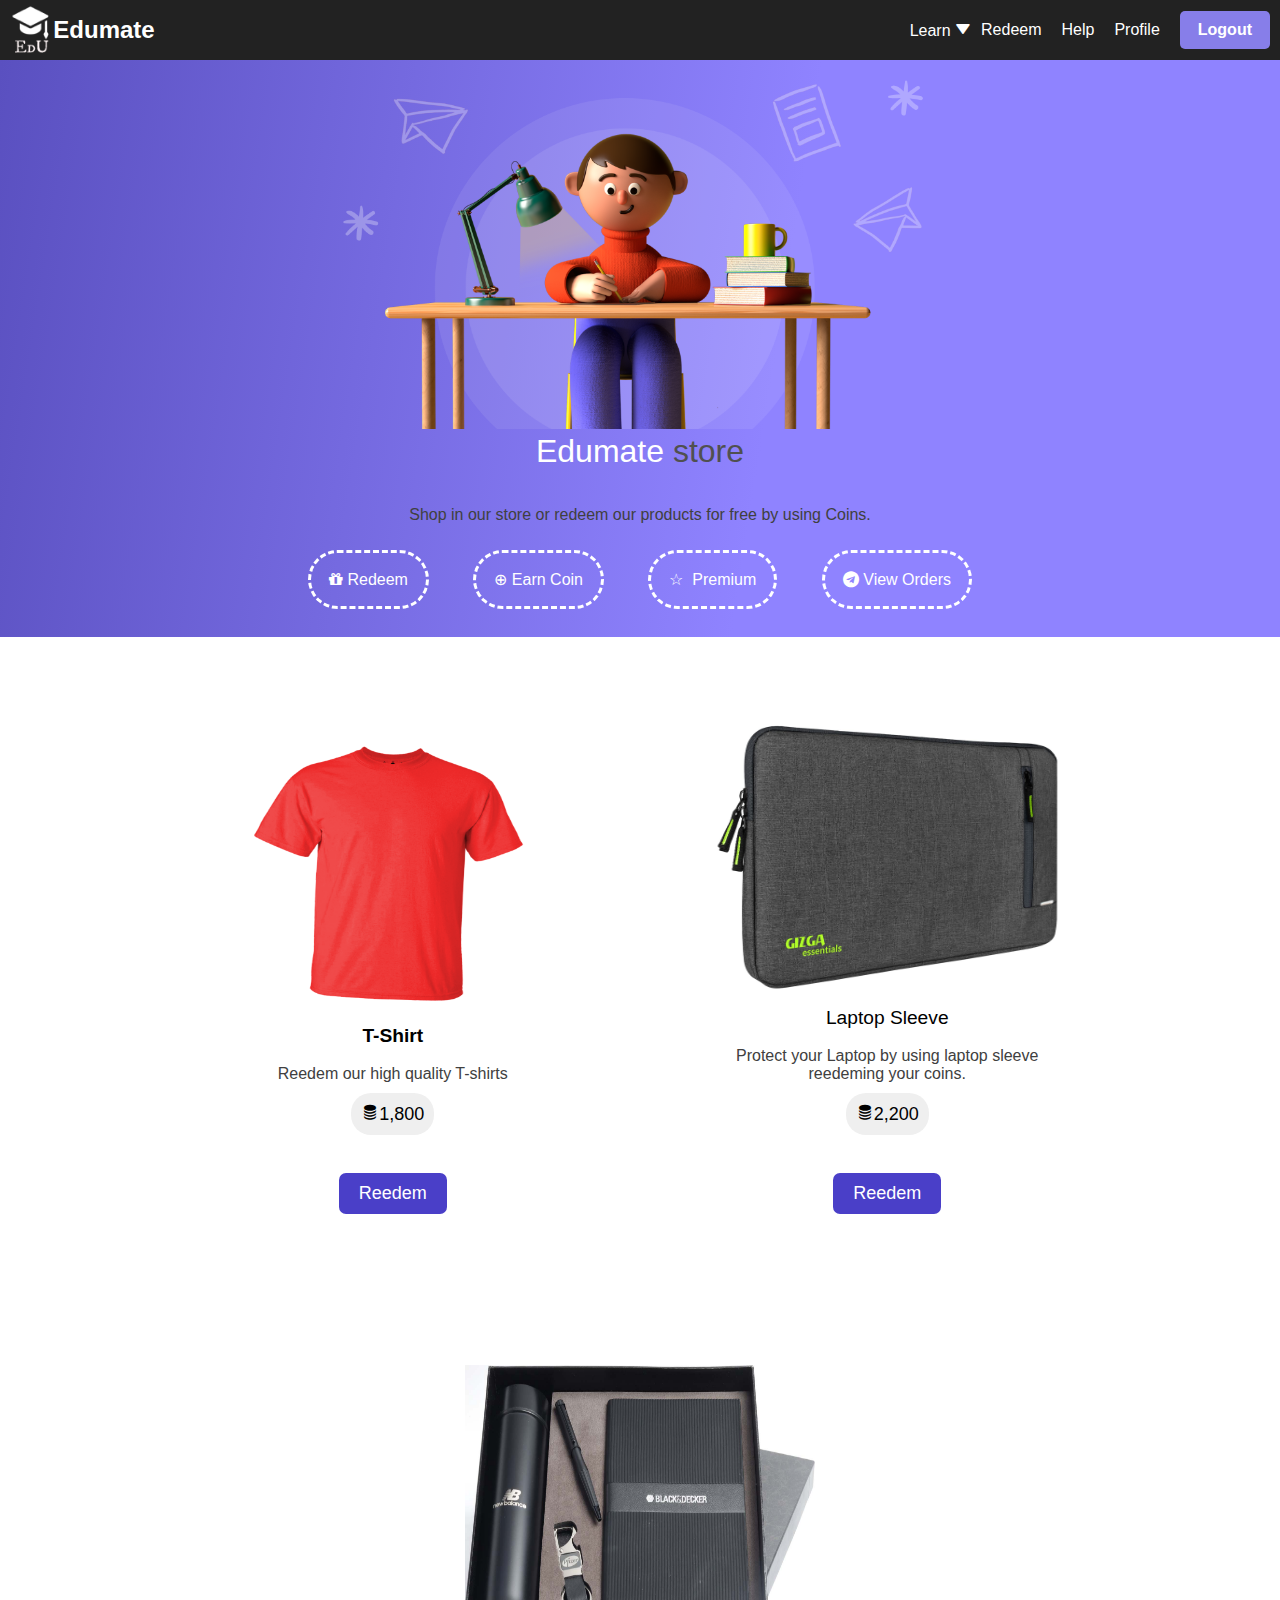
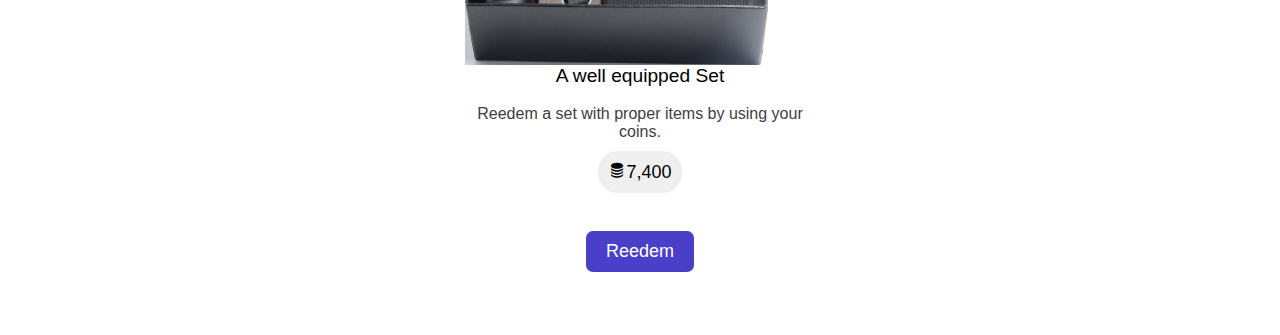
<file: pages/redeem.html>
<!DOCTYPE html>
<html lang="en">
<head>
    <meta charset="UTF-8">
    <meta http-equiv="X-UA-Compatible" content="IE=edge">
    <meta name="viewport" content="width=device-width, initial-scale=1.0">
    <title>Reedem page</title>
    <link rel="shortcut icon" href="../images/logo2.png" type="image/png">
    <link rel="stylesheet" href="../styles/navbar.css">
    <link href='https://unpkg.com/boxicons@2.1.4/css/boxicons.min.css' rel='stylesheet'>
    <link rel="stylesheet" href="../styles/reedem.css">
    <link rel='stylesheet' href='https://cdnjs.cloudflare.com/ajax/libs/font-awesome/4.7.0/css/font-awesome.min.css'>
    
    
    
</head>
<body>
    <div class="nav">
        <h2 id="logo">
            <img class="edu" src="../images/logo.png" alt="logo">
            <a href="home.html">Edumate</a>
        </h2>
        <ul id="items">
                <div class="dropdown">
                    <button class="dropbtn" onclick="myFunction()">Learn
                        <i class='bx bxs-down-arrow'></i>
                    </button>
                    <div class="dropdown-content" id="myDropdown">
                        <a href="roadmaps.html">Roadmaps</a>
                        <a href="tutorials.html">Courses</a>
                        <a href="quizz.html">Quiz</a>
                    </div>
                </div>
            </li>
            <li><a href="redeem.html">Redeem</a></li>
            <li><a href="help.html">Help</a></li>
            <li><a href="profile.html">Profile</a></li>

            <li>
                <div>
                    <button class="logout-btn" onclick="logOut()">Logout</button>
                </div>
            </li>
        </ul>
        <i id="bar" class='bx bx-menu-alt-right'></i>
    </div>

    <div class="reedem1">
    <img src="../images/first.png">
    <h1> Edumate <span>store</span></h1><br><br>
    <p>Shop in our store or redeem our products for free by using Coins.</p><br><br>
    <ul class="navbar">
        <li><a href="#"><i class='fa fa-gift'></i>&nbsp;Redeem</a></li>
        <li><a href="">&#8853;&nbsp;Earn Coin</a></li>
        <li><a href="">&#9734;&nbsp;

                Premium</a></li>
        <li><a href=""><i class='fa fa-telegram'></i>&nbsp;View Orders</a></li>
    </ul>
    <br>
</div>
</div>
<div class="container">
    <div class="cardcontainer">
        <div class="photo">
            <img src="..//images/tshirt.png" alt="premium"><br>
        </div>
        <div class="content">
            <h3 class="txt4">T-Shirt</h3><br>
            <p class="txt5">Reedem our high quality T-shirts</p>
            <button class="btn"><i class='bx bxs-coin-stack'></i>1,800</button><br><br>
            <button class="btn1">Reedem</button>
        </div>
    </div>
</div>
<div class="container">
    <div class="cardcontainer">
        <div class="photo">
            <img src="..//images/laptop-cover.jpg" alt="premium"><br>
        </div>
        <div class="content">
            <p class="txt4">Laptop Sleeve</p><br>
            <p class="txt5">Protect your Laptop by using laptop sleeve reedeming your coins.</p>
            <button class="btn"><i class='bx bxs-coin-stack'></i>2,200</button><br><br>
            <button class="btn1">Reedem</button>
        </div>
    </div>
</div>
<div class="container">
    <div class="cardcontainer">
        <div class="photo">
            <img src="..//images/notebook.jpg" alt="premium"><br>
        </div>
        <div class="content">
            <p class="txt4">A well equipped Set</p><br>
            <p class="txt5">Reedem a set with proper items by using your coins. </p>
            <button class="btn"><i class='bx bxs-coin-stack'></i>7,400</button><br><br>
            <button class="btn1">Reedem</button>
        </div>
    </div>
</div>

<script src="../script/navbar.js"></script>
</body>
</html>
</file>
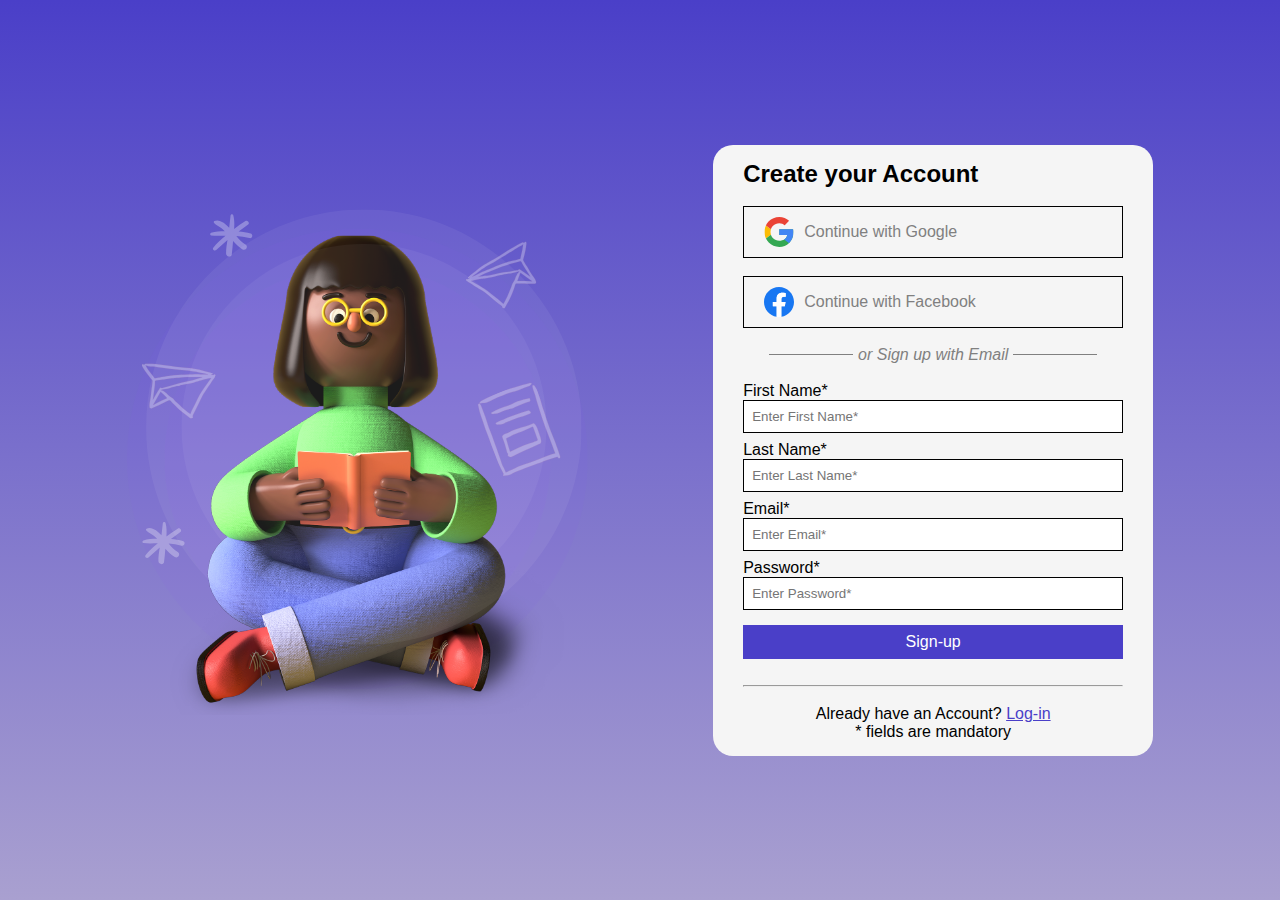
<file: pages/registration-form.html>
<!DOCTYPE html>
<html lang="en">

<head>
     <meta charset="UTF-8">
     <meta http-equiv="X-UA-Compatible" content="IE=edge">
     <meta name="viewport" content="width=device-width, initial-scale=1.0">
     <title>create Account</title>
     <link rel="shortcut icon" href="../images/logo2.png" type="image/png">
     <!-- stylesheet -->
     <link rel="stylesheet" href="../styles/registration-form.css">
     <link rel="stylesheet" href="../styles/login-form.css">
</head>

<body>
     <div class="container">
          <!-- vector image -->
          <div class="left">
               <img src="../images/girl.svg" alt="image">
          </div>
          <!-- form begins here -->
          <div class="right" id="form-container">
               <h2>Create your Account</h2>
               <br>
               <a href="#">
                    <div class="bar"><img src="../images/google.svg" alt="google"> Continue with Google</div>
               </a>
               <br>
               <a href="#">
                    <div class="bar"><img src="../images/facebook-blue.svg" alt="facebook"> Continue with Facebook</div>
               </a>
               <br>
               <div class="text-btw-line">
                    <div class="line"></div>
                    <span style="padding: 0 5px;">or Sign up with Email</span>
                    <div class="line"></div>
               </div>
               <br>
               <form onsubmit="signup()">
                    <label for="fname">First Name*</label>
                    <br>
                    <input type="text" name="fname" id="fname" placeholder="Enter First Name*" required>
                    <br>
                    <label for="lname">Last Name*</label>
                    <br>
                    <input type="text" name="lname" id="lname" placeholder="Enter Last Name*" required>
                    <br>
                    <label for="email">Email*</label>
                    <br>
                    <input type="email" name="email" id="email" placeholder="Enter Email*" required>
                    <br>
                    <label for="password">Password*</label>
                    <br>
                    <input type="password" name="password" id="password" placeholder="Enter Password*" required>
                    <br>
                    <input type="submit" value="Sign-up" class="btn" id="signup-btn" onclick="displayCheck();">

               </form>
               <br>
               <hr><br>
               <p id="sign-up">Already have an Account? <a href="login-form.html"> Log-in </a>
               <br>
               * fields are mandatory
               </p>
          </div>
          <!-- form ends here -->

          <!-- after signup container begins -->
          <div class="checked" id="checked">
              <img src="../images/check.svg" alt="confirm image">
              <h2>Account created Successfully!</h2>
              <p>Go to Dashboard</p>
              <a href="login-form.html"><button>Sign-In</button></a>
          </div>
          <!-- after signup container ends -->
     </div>

     <!-- script link here -->
     <script src="../script/registration-form.js"></script>
     <script src="../script/main.js"></script>
</body>

</html>
</file>
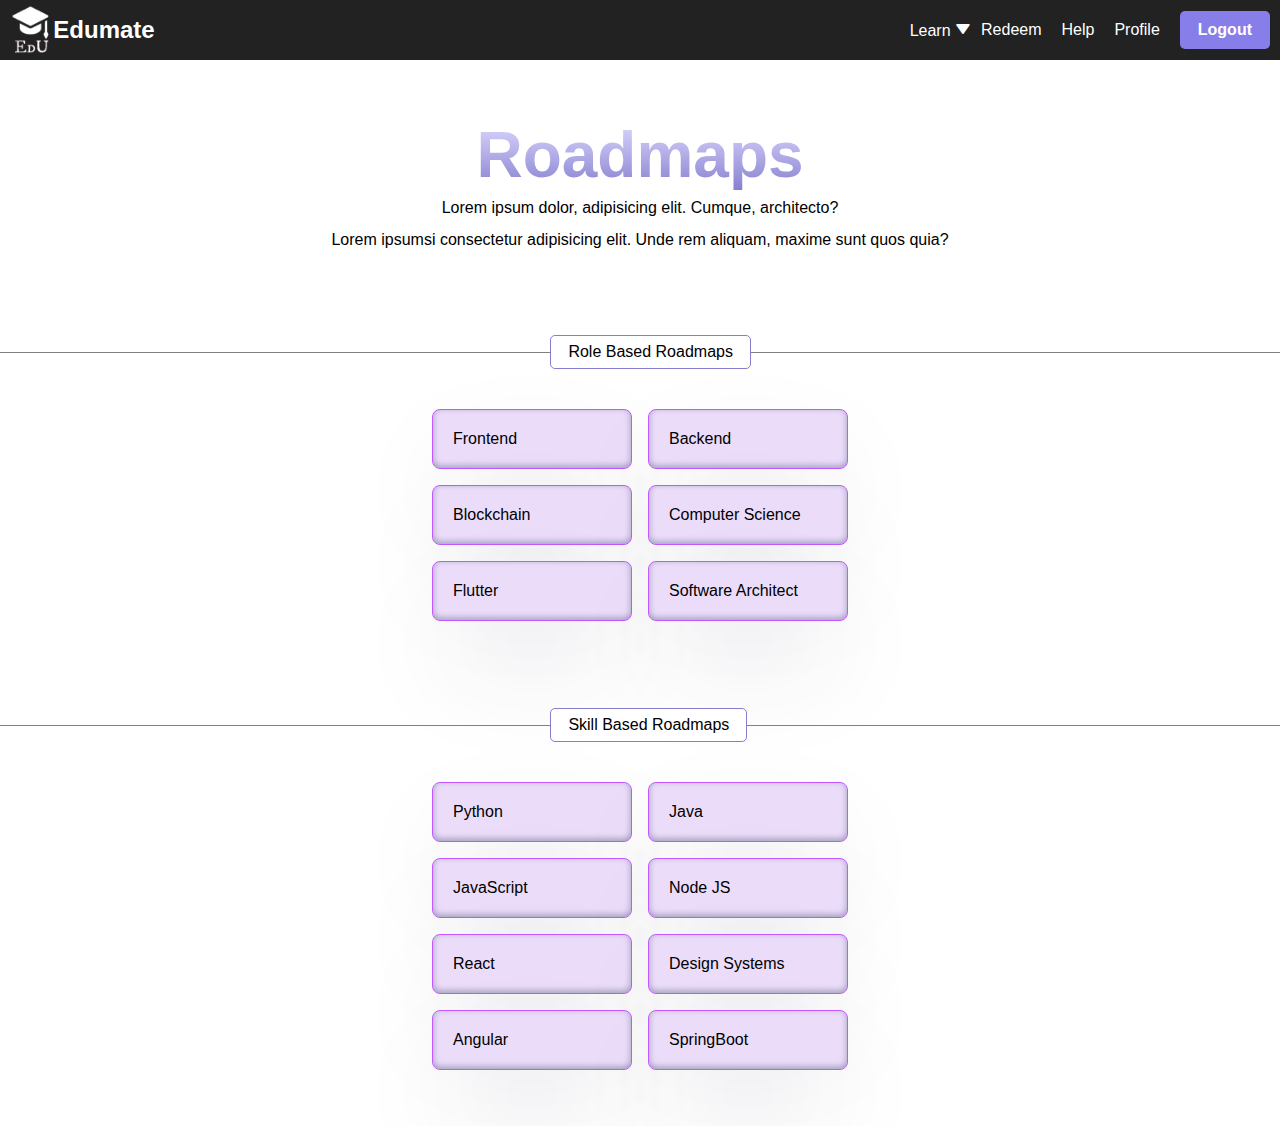
<file: pages/roadmaps.html>
<!DOCTYPE html>
<html lang="en">

<head>
    <meta charset="UTF-8">
    <meta http-equiv="X-UA-Compatible" content="IE=edge">
    <meta name="viewport" content="width=device-width, initial-scale=1.0">
    <link href='https://unpkg.com/boxicons@2.1.4/css/boxicons.min.css' rel='stylesheet'>
    <link rel="stylesheet" href="../styles/navbar.css">
    <link rel="stylesheet" href="../styles/roadmap.css">
    <link rel="shortcut icon" href="../images/logo2.png" type="image/png">
    <title>Roadmaps</title>
</head>

<body>

       <!-- nav bar -->
       <div class="nav">
        <h2 id="logo">
            <img class="edu" src="../images/logo.png" alt="logo">
            <a href="home.html">Edumate</a>
        </h2>
        <ul id="items">
                <div class="dropdown">
                    <button class="dropbtn" onclick="myFunction()">Learn
                        <i class='bx bxs-down-arrow'></i>
                    </button>
                    <div class="dropdown-content" id="myDropdown">
                        <a href="roadmaps.html">Roadmaps</a>
                        <a href="tutorials.html">Courses</a>
                        <a href="quizz.html">Quiz</a>
                    </div>
                </div>
            </li>
            <li><a href="redeem.html">Redeem</a></li>
            <li><a href="help.html">Help</a></li>
            <li><a href="profile.html">Profile</a></li>

            <li>
                <div>
                    <button class="logout-btn" onclick="logOut()">Logout</button>
                </div>
            </li>
        </ul>
        <i id="bar" class='bx bx-menu-alt-right'></i>
    </div>
    <!-- navbar ends -->

    <div class="hero">
        <h1>
           Roadmaps
        </h1>
        <p>
            Lorem ipsum dolor, adipisicing elit. Cumque, architecto?
            <br>
            Lorem ipsumsi consectetur adipisicing elit. Unde rem aliquam, maxime sunt quos quia?
        </p>
    </div>

    <div class="hr">
        <div class="tag">Role Based Roadmaps</div>
    </div>

    <div class="container">
        <div class="card">
            <a href="../roadmaps/frontend.pdf" target="_blank">
                Frontend
            </a>
        </div>
        <div class="card">
            <a href="../roadmaps/backend.pdf" target="_blank">
                Backend
            </a>
        </div>
        <div class="card">
            <a href="../roadmaps/blockchain.pdf" target="_blank">
                Blockchain
            </a>
        </div>
        <div class="card">
            <a href="../roadmaps/computer-science.pdf" target="_blank">
                Computer Science
            </a>
        </div>
        <div class="card">
            <a href="../roadmaps/flutter.pdf" target="_blank">
                Flutter
            </a>
        </div>
        <div class="card">
            <a href="../roadmaps/software-architect.pdf" target="_blank">
                Software Architect
            </a>
        </div>
    </div>
    <div class="hr">
        <div class="tag">Skill Based Roadmaps</div>
    </div>

    <div class="container">
        <div class="card">
            <a href="../roadmaps/frontend.pdf" target="_blank">
                Python
            </a>
        </div>
        <div class="card">
            <a href="../roadmaps/backend.pdf" target="_blank">
                Java
            </a>
        </div>
        <div class="card">
            <a href="../roadmaps/blockchain.pdf" target="_blank">
                JavaScript
            </a>
        </div>
        <div class="card">
            <a href="../roadmaps/computer-science.pdf" target="_blank">
                Node JS
            </a>
        </div>
        <div class="card">
            <a href="../roadmaps/flutter.pdf" target="_blank">
                React
            </a>
        </div>
        <div class="card">
            <a href="../roadmaps/software-architect.pdf" target="_blank">
                Design Systems
            </a>
        </div>
        <div class="card">
            <a href="../roadmaps/software-architect.pdf" target="_blank">
               Angular
            </a>
        </div>
        <div class="card">
            <a href="../roadmaps/software-architect.pdf" target="_blank">
              SpringBoot
            </a>
        </div>
    </div>

    <script src="../script/navbar.js"></script>
</body>
</file>
<file: styles/navbar.css>
* {
    margin: 0px;
    padding: 0px;
    box-sizing: border-box;
    font-family: "popins", sans-serif;
  }
  html {
    scroll-behavior: smooth;
  }
  
  #logo{
    display: flex;
    align-items: center;
    border-image: fill;
  }
  
  .nav {
    position: fixed;
    top: 0;
    display: flex;
    justify-content: space-between;
    align-items: center;
    width: 100%;
    height: 60px;
    /* padding: 5px 20px; */
    background: #222;
    z-index: 999;
    color: white;
  }
  .edu{
    height: 55px;
    
    
    
  }
  .nav a {
    text-decoration: none;
    color: white;
  }

  .nav h2{
    padding-left: 10px;
  }
  
  #items {
    display: flex;
    justify-content: center;
    align-items: center;
    font-size: 1rem;
  }
  
  #items li {
    list-style: none;
    padding: 0 10px;
  }
  
  /* ---------------------drop-down--------------------- */
  
  .dropbtn {
    cursor: pointer;
    border: none;
    outline: none;
    background-color: transparent;
    color: white;
    font-size: inherit;
    /* padding: 14px 16px;    */
  }
  
  .dropdown-content {
    display: none;
    position: absolute;
    background-color: #222;
    min-width: 160px;
    box-shadow: 0px 8px 16px 0px rgba(0, 0, 0, 0.2);
    z-index: 1;
  }
  
  .dropdown-content a {
    padding: 12px 16px;
    display: block;
  }
  
  .dropdown-content a:hover {
    background-color: #c568f0;
  }
  
  .dropdown:hover .dropdown-content {
    display: block;
  }
  
  /* ----------------- Logout Button----------------- */
  .logout-btn {
      font: 1rem "popins", sans-serif;
    background: #877ee9;
    color: white;
    cursor: pointer;
    font-weight: bold;
    padding: 10px 18px;
    border: none;
    transition: all 0.5s;
    border-radius: 5px;
  }
  .logout-btn:hover {
    background: #ff4655;
  }
  
  #bar {
    font-size: 2rem;
    color: aqua;
    display: none;
  }
  
  @media screen and (max-width: 991px) {
    .nav {
      padding: 1rem;
    }
  
    #items {
      flex-direction: column;
      justify-content: space-evenly;
      width: 300px;
      height: 80vh;
      position: fixed;
      top: 60px;
      right: -300px;
      background: rgba(0, 0, 0, 0.8);
      z-index: 999;
      transition: 0.5s;
      font-size: 1.3rem;
    }
    #items li {
      padding: 10px;
    }
  
    .dropbtn {
      font-size: inherit;
    }
  
    #bar {
      display: initial;
    }
  }
</file>
<file: styles/course.css>
*{
    margin: 0;
    padding: 0;
}
.main{
    width: 96vw;
}
.banner{
    padding: 12rem 50px;
    color: black;
    width: 100vw;
    height: 500px;
    border-bottom: 1px solid black;
    display: flex;
    flex-direction: row;
    align-items: center;
    background-color: #000000;
    /* noise=626262& */
    /* density:15; */
    /* opacity:15 ; */
    height: 400px;
}
.back-image{
    background-position: center;
}
.text{
    width: 75%;
    padding: 5rem;
}
.image{
    width: 25%;
}
.image img{
    margin-top: 3.5rem;
}
.heading{
    font-size: 4rem;
    font-weight: 700;
    text-transform: capitalize;
    margin-bottom: 10px;
    color: #fff;
}
.sub-head{
    font-size: 20px;
    color: grey;
    padding: 0 10px ;
}

                                /* cards section */
.grid-head{
    margin:  2rem 0;
    align-items: center;
    display: flex;
    justify-content: center;
}
.grid h1{
    font-size: 3rem;
}
.card{
    padding: 0 7rem;
}
.card iframe{
    margin: 0 30px;
}
</file>
<file: styles/help.css>
:root{
    /* ===== Colors ===== */
    --body-color: #F5F5F5;
    --primary-color: #4A3FC8;
    --primary-color-light: #cdc8ff;
    --toggle-color: #4A3FC8;
    --text-color: #2d2d2d;
    --white-color: #fff;

    /* ====== Transition ====== */
    --tran-03: all 0.2s ease;
    --tran-03: all 0.3s ease;
    --tran-04: all 0.3s ease;
    --tran-05: all 0.3s ease;
}

.parent{
    display:flex;
    flex-direction: column;
}

.two{
    position: relative;
    top:80px;
}

.findme{
    width:12%;
    margin:auto;
    color:#5d6cde;
    font-size: larger;
}

.home .heading{
    padding: 12px 30px;
    background-color: var(--sidebar-color);
    /* box-shadow: 0px 15px 10px -15px rgb(31, 30, 30);  */

}


.accordion{
    /* max-width: 95%; */
    display: block;
    width: 90%;
    background: var(--sidebar-color);
    margin: 20px auto;
    margin-top: 20px;
    padding: 15px;
    border-radius: 8px;
    box-shadow:  0 0 4px rgba(0,0,0,0.2);
}
.accordion .accordion-content{
    margin: 10px 0;
    border-radius: 4px;
    background-color: var(--primary-color-light);
    color: var(--text-color);
    /* border: 2px solid var(--primary-color); */
    overflow: hidden;
    transition: var(--tran-05);
}

.accordion-category{
    text-align: center;
    font-size: 1.8rem;
    color: var(--primary-color);
}

.accordion .accordion-content:hover{
    border: 1px solid var(--primary-color);
}

.accordion-content.open{
    padding-bottom: 10px;
}
.accordion-content header{
    display: flex;
    min-height: 50px;
    padding: 0 15px;
    cursor: pointer;
    align-items: center;
    justify-content: space-between;
    transition: all 0.2s linear;
}
.accordion-content.open header{
    padding: 15px;
}
.accordion-content header .title{
    font-size: 1rem;
    font-weight: 500;
    /* color: #333; */
}
.accordion-content header i{
    font-size: 1rem;
}
.accordion-content .description{
    height: 0;
    font-size: .9rem;
    padding: 0 15px;
    transition: all 0.2s linear;
}

body.dark .home .accordion-category{
    color: var(--text-color);
}

@media screen and (max-width: 500px) {
    .accordion-category{
        font-size: 1.3rem;
    }
    .accordion{
        padding: 10px;
        width: 95%;
    }

    .accordion-content header{
        padding: 10px;
    }

    .accordion-content.open header{
        padding: 10px;
    }

    .accordion-content .description{
        padding: 0 10px;
    }
}
</file>
<file: styles/home.css>
a{
    text-decoration: none;
    color: inherit;
}
.home-container {
    margin-top: 60px;
  width: 100%;
  display: flex;
  height: 550px;
  min-height: 550px;
  background: rgb(133,126,207);
  background: linear-gradient(99deg, rgba(133,126,207,1) 0%, rgba(205,200,255,1) 67%, rgba(255,255,255,1) 100%);
  color: white;
}

.left {
  width: 60%;
  display: flex;
  flex-direction: column;
  justify-content: center;
  padding: 2rem 6rem;
  padding-left: 10rem;
}

.right {
  width: 40%;
  height: 100%;
  display: flex;
  /* justify-content: center; */
  align-items: center;
}
.right img {
  height: 90%;
  position: relative;
transform: rotate(15deg);
  top: 100px;
}

.left p{
    margin: 2rem 0;
    color: rgb(255, 255, 255);
}

.left .btn{
    width: fit-content;
    padding: 15px 20px;
    font-weight: bold;
    cursor: pointer;
    background-color: #4A3FC8;
    transition: .5s ease;
    color: white;
    border: none;
    font-size: 1.2rem;
    border-radius: 5px;
}

.left .btn:hover{
    background-color: white;
    color: #4A3FC8;
    border: 2px solid #4A3FC8;
}

.left h1{
    font-size: 4rem;
}

.hide{
    height: 60px;
    width: 100%;
    background-color: #4A3FC8;
    position: relative;
    display: flex;
    align-items: center;
    justify-content: center;
    color: white;
}

.hide a{
    text-decoration: underline;
}

.explore{
    position: relative;
    background-color: white;
    padding: 2rem;
}

.explore h1{
    color: #4A3FC8;
    text-align: center;
    padding: 1rem;
}

.container{
    display: flex;
    flex-wrap: wrap;
    justify-content: center;
}

.card{
    width: 500px;
    border-radius: 10px;
     box-shadow: 0px 6px 10px rgba(0, 0, 0, 0.25);
     padding: 2.5rem;
     color: white;
     transition: all 0.2s;
     margin: 20px;
}

.card p{
    margin: 1rem 0;
}
 .card:hover{
    box-shadow: 0px 6px 10px rgba(0, 0, 0, 0.4);
  transform: scale(1.01);
 }

.card button{
    border-radius: 5px;
    padding: 7px 20px;
    border: none;
    font-size: 16px;
    font-weight: bold;
    transition: .2s ease;
}

.card button:hover{
    border: 2px solid #4A3FC8;
    color: #4A3FC8;
}

.card1{
    background: radial-gradient(#1fe4f5, #3fbafe);
}

.card2{
    background: radial-gradient(#fbc1cc, #fa99b2);
}

.card3{
    background: radial-gradient(#76b2fe, #b69efe);
}

.card4{
    background: radial-gradient(#60efbc, #58d5c9);
}
</file>
<file: styles/login-form.css>
* {  
    margin: 0;  
    padding: 0;  
    box-sizing: border-box;  
    font-family: "Poppins", sans-serif;  
}  
body{
    background-image: linear-gradient(#4A3FC8, #A9A0D0);
    width: 100wh;
    height: 100vh;
    overflow: hidden;
}
a{
    text-decoration: none;
}
.container{
    width: 90%;
    height: 100%;
    margin: auto;
    display: flex;
    justify-content: space-around;
    align-items: center;
}

.btn{
    margin-top: 7px;
}

.left{
    width: 40%;
}
.left img{
    width: 100%;
}
.right{
    background-color: whitesmoke;
    padding:35px;
    border-radius: 20px;
    width: 440px;
}
.bar{
   display: flex;
   align-items: center;
   border: 1px solid black;
   padding: 10px 20px;
   color: gray;
}
.bar img{
   height: 30px;
   margin-right: 10px;
}
.bar:hover{
    background-color: white;
    color: black;
}
input{
    width: 100%;
    padding: 8px;
    margin-bottom: 8px;
    outline: none;
    border: 1px solid black;
}
.btn{
    font-size: 16px;
    cursor: pointer;
    background-color: #4A3FC8;
    color: white;
    /* border: 1px solid white; */
    border: none;
}
.btn:hover{
    color: #4A3FC8;
    font-size: 18px;
    background-color: white;
    border: 2px solid #4A3FC8;
}
#forget-password{
    text-align: right;
    padding: 7px 2px;
    font-style: italic;
    color: grey;
}
#forget-password:hover{
    color: rgb(53, 52, 52);
}
.text-btw-line{
    display: flex;
    justify-content: center;
    align-items: center;
    color: grey;
    font-style: italic;
}
.line{
    height: 1px;
    width: 22%;
    background-color: gray;
}
#sign-up{
    text-align: center;
}
#sign-up a{
    color:#4A3FC8;
    text-decoration:underline;
}
#sign-up a:hover{
    font-weight: 600;
    /* color: #130796; */
}

@media only screen and (max-width: 750px) {
    body{
        height: auto;
        overflow: visible;
    }
    .container{
       flex-direction: column-reverse;
       /* border: 2px solid white; */
       padding-top: 50px;
    }
    .left,.right{
        width: 100%;
    }
}

@media only screen and (max-width: 450px){
    .right{
        padding: 20px;
    }
    .line{
        width: 13.9%;
    }
    #text-btw-line{
        font-size: small;
    }
    .bar{
        padding: 5px 10px;
    }
}
</file>
<file: styles/profile.css>
body{
    overflow-x: hidden;
}
.profile-hero{
    margin-top: 60px;
    height: 380px;
    background-color: rgb(44, 42, 42);
    color: white;
    padding: 4rem;
}

.row{
    display: flex;
    position: relative;
    left: 300px;
}

.profile-hero img{
    width: 180px;
    border-radius: 20px;
    border: 7px solid white;
}

.info{
   padding: 2rem;
}

.basic-container{
    width: 60%;
    background-color: #fff;
    box-shadow: rgba(50, 50, 93, 0.25) 0px 2px 5px -1px, rgba(0, 0, 0, 0.3) 0px 1px 3px -1px;
    margin: auto;
    padding: 2rem;
    position: relative;
    bottom: 4rem;
    border-radius: 10px;
    color: rgb(71, 70, 70);
}

table{
    width: 100%;
    margin-bottom: 2rem;
}

td{
    padding: 20px 10px;
    border-bottom: 1px solid rgb(163, 163, 163);
    font-size: .8rem;
}

.basic-container button{
    font-size: 1.2rem;
    padding: 10px 30px;
    font-weight: bold;
    background-color: #4A3FC8;
    border-radius: 7px;
    cursor: pointer;
    color: white;
    border: none;
    transition: .3s ease;
}

.basic-container button:hover{
    background-color: white;
    color: #4A3FC8;
    border: 2px solid #4A3FC8;
}
</file>
<file: styles/quiz.css>
/* importing google fonts */
@import url('https://fonts.googleapis.com/css2?family=Poppins:wght@200;300;400;500;600;700&display=swap');
*{
    margin: 0;
    padding: 0;
    box-sizing: border-box;
    font-family: 'Poppins', sans-serif;
    transition: var(--tran-03);
}

:root{
    /* ===== Colors ===== */
    --body-color: #F5F5F5;
    --white: #FFF;
    --primary-color: #4A3FC8;
    --primary-color-light: #cdc8ff;
    --text-color: #2d2d2d;

    /* ====== Transition ====== */
    --tran-03: all 0.3s ease;
}

body{
    background: var(--body-color);
    display: flex;
    /* flex-direction: column; */
    justify-content: center;
    align-items: center;
    height: 100vh;
    width: 100wh;
    /* background-image: url(../images/quiz-bg.png);
    background-position: center center;
    background-size: cover; */
}

::selection{
    color: var(--white);
    background: var(--primary-color);
}

.main_container{
    /* background-color: #004085;
    border: 5px solid red; */
   width: 50%;
   height: 70%;
   display: flex;
   justify-content: center;
   align-items: center;
}

.start_btn,
.info_box,
.quiz_box,
.result_box{
    position: absolute;
    width: 100%;
    /* top: 50%;
    left: 50%;
    transform: translate(-50%, -50%); */
}

.info_box, 
.quiz_box, 
.result_box{
    box-shadow: 0 4px 8px 0 rgba(0, 0, 0, 0.2), 
    0 6px 20px 0 rgba(0, 0, 0, 0.19);
}

.info_box.activeInfo,
.quiz_box.activeQuiz,
.result_box.activeResult{
    opacity: 1;
    z-index: 5;
    pointer-events: auto;
    /* transform: translate(-50%, -50%) scale(1); */
}

.start_btn{
    width: inherit;
    /* border: 2px solid black; */
    display: flex;
    justify-content: space-evenly;
   
}

.start_btn button{
    font-size: 1.7rem;
    font-weight: 500;
    color: var(--primary-color);
    padding: 15px 30px;
    /* outline: none; */
    border: 2px solid var(--primary-color);
    border-radius: 5px;
    background: var(--body-color);
    cursor: pointer;
    box-shadow: 0 4px 8px 0 rgba(0, 0, 0, 0.2), 
    0 6px 20px 0 rgba(0, 0, 0, 0.19);
}

.start_btn button:hover{
    background-color: var(--primary-color);
    color: var(--white);
}

.info_box{
    width: inherit;
    background: var(--body-color);
    border-radius: 5px;
    /* transform: translate(-50%, -50%) scale(0.9); */
    opacity: 0;
    pointer-events: none;
    /* transition: all 0.3s ease; */
}

.info_box .info-title{
    /* height: 60px; */
    width: 100%;
    border-bottom: 1px solid lightgrey;
    /* display: flex;
    align-items: center; */
    padding: 15px 30px;
    border-radius: 5px 5px 0 0;
    font-size: 1.3rem;
    font-weight: 600;
}

.info_box .info-list{
    padding: 15px 30px;
}

.info_box .info-list .info{
    margin: 5px 0;
    font-size: 1rem
}

.info_box .info-list .info span{
    font-weight: 600;
    color: var(--primary-color);
}
.info_box .buttons{
    /* height: 60px; */
    padding: 10px 20px;
    display: flex;
    align-items: center;
    justify-content: flex-end;
    /* padding: 0 30px; */
    border-top: 1px solid lightgrey;
}

.info_box .buttons button{
    margin: 0 5px;
    /* height: 40px; */
    /* width: 100px; */
    padding: 10px;
    font-size: 1rem;
    font-weight: 500;
    cursor: pointer;
    /* border: none; */
    outline: none;
    border-radius: 5px;
    border: 2px solid var(--primary-color);
    transition: all 0.3s ease;
}

.quiz_box{
    width: inherit;
    background: var(--body-color);
    border-radius: 5px;
    /* transform: translate(-50%, -50%) scale(0.9); */
    opacity: 0;
    pointer-events: none;
    /* transition: all 0.3s ease; */
}

.quiz_box header{
    position: relative;
    z-index: 2;
    /* height: 70px; */
    padding: 10px 30px;
    background: var(--body-color);
    border-radius: 5px 5px 0 0;
    display: flex;
    align-items: center;
    justify-content: space-between;
    box-shadow: 0px 3px 5px 1px rgba(0,0,0,0.1);
}

.quiz_box header .title{
    font-size: 20px;
    font-weight: 600;
}

.quiz_box header .timer{
    color: var(--primary-color);
    background: var(--primary-color-light);
    border: 1px solid var(--primary-color-light);
    /* height: 45px; */
    padding: 10px;
    border-radius: 5px;
    display: flex;
    flex-wrap: wrap;
    align-items: center;
    justify-content: center;
    /* width: 180px; */
}

.quiz_box header .timer .time_left_txt{
    font-weight: 400;
    font-size: 1rem;
    user-select: none;
    margin-right: 9px;
    text-align: center;
}

.quiz_box header .timer .timer_sec{
    font-size: 18px;
    font-weight: 500;
    height: 30px;
    width: 45px;
    color: var(--body-color);
    border-radius: 5px;
    line-height: 30px;
    text-align: center;
    background: var(--text-color);
    border: 1px solid var(--text-color);
    user-select: none;
}
/* 
.quiz_box header .time_line{
    position: absolute;
    bottom: 0px;
    left: 0px;
    height: 3px;
    background: #007bff;
} */

section{
    padding: 25px 30px 20px 30px;
    background: var(--body-color);
}

section .que_text{
    font-size: 25px;
    font-weight: 600;
}

section .option_list{
    padding: 20px 0px;
    display: block;   
}

section .option_list .option{
    background: #d3d0ff;
    border: 1px solid var(--primary-color-light);
    border-radius: 5px;
    padding: 8px 15px;
    font-size: 1rem;
    margin-bottom: 15px;
    cursor: pointer;
    /* transition: all 0.3s ease; */
    display: flex;
    align-items: center;
    justify-content: space-between;
}

section .option_list .option:last-child{
    margin-bottom: 0px;
}

section .option_list .option:hover{
    /* color: #004085; */
    background: var(--primary-color-light);
    border: 1px solid var(--primary-color);
}

section .option_list .option.correct{
    color: #155724;
    background: #d4edda;
    border: 1px solid #c3e6cb;
}

section .option_list .option.incorrect{
    color: #721c24;
    background: #f8d7da;
    border: 1px solid #f5c6cb;
}

section .option_list .option.disabled{
    pointer-events: none;
}

section .option_list .option .icon{
    height: 26px;
    width: 26px;
    border: 2px solid transparent;
    border-radius: 50%;
    text-align: center;
    font-size: 13px;
    pointer-events: none;
    /* transition: all 0.3s ease; */
    line-height: 24px;
}
.option_list .option .icon.tick{
    color: #23903c;
    border-color: #23903c;
    background: #d4edda;
}

.option_list .option .icon.cross{
    color: #a42834;
    background: #f8d7da;
    border-color: #a42834;
}

footer{
    /* height: 60px; */
    padding: 15px 30px;
    display: flex;
    align-items: center;
    justify-content: space-between;
    flex-wrap: wrap;
    border-top: 1px solid lightgrey;
}

footer .total_que span{
    display: flex;
    user-select: none;
}

footer .total_que span p{
    font-weight: 500;
    padding: 0 5px;
}

footer .total_que span p:first-child{
    padding-left: 0px;
}

footer button{
    height: 40px;
    padding: 0 13px;
    font-size: 18px;
    font-weight: 400;
    cursor: pointer;
    border: none;
    outline: none;
    color: var(--body-color);
    border-radius: 5px;
    background: var(--primary-color);
    border: 1px solid var(--primary-color);
    line-height: 10px;
    opacity: 0;
    pointer-events: none;
    /* transform: scale(0.95); */
    transition: all 0.3s ease;
}

footer button:hover{
    background: #272169;
}

footer button.show{
    opacity: 1;
    pointer-events: auto;
    /* transform: scale(1); */
}

.result_box{
    background: var(--body-color);
    border-radius: 5px;
    display: flex;
    padding: 25px 30px;
    width: inherit;
    align-items: center;
    flex-direction: column;
    justify-content: center;
    /* transform: translate(-50%, -50%) scale(0.9); */
    opacity: 0;
    pointer-events: none;
    /* transition: all 0.3s ease; */
}

.result_box .icon{
    font-size: 6rem;
    color: var(--primary-color);
    margin-bottom: 10px;
}

.result_box .complete_text{
    font-size: 1.3rem;
    font-weight: 500;
    text-align: center;
}

.result_box .score_text span{
    display: flex;
    margin: 10px 0;
    font-size: 1.3rem;
    font-weight: 500;
}

.result_box .score_text span p{
    padding: 0 4px;
    font-weight: 600;
    color: var(--primary-color);
}

.result_box .buttons{
    display: flex;
    flex-wrap: wrap;
    justify-content: space-between;
    align-items: center;
    margin: 20px 0;
}

.result_box .buttons button{
    margin: 0 10px;
    height: 45px;
    padding: 0 20px;
    font-size: 18px;
    font-weight: 500;
    cursor: pointer;
    border: none;
    outline: none;
    border-radius: 5px;
    border: 1px solid var(--primary-color);
    /* transition: all 0.3s ease; */
}

.buttons button.restart{
    color: var(--body-color);
    background: var(--primary-color);
}

.buttons button.restart:hover{
    background: #272169;
    border-color: #272169;
}

.buttons button.quit{
    color: var(--primary-color);
    background: var(--body-color);
}

.buttons button.quit:hover{
    color: var(--body-color);
    background: var(--primary-color);
}


@media screen and (max-width: 800px) {
    .main_container{
        width: 90%;
        height: 100%;
    }

    .start_btn{
        /* width: 90%; */
        flex-wrap: wrap;
    }

    .result_box{
        padding: 25px 10px;
    }

}

@media screen and (max-width: 440px) {
    
    footer{
        justify-content: center;
    }
    .total_que{
        margin-right: 10px;
    }
    
    .quiz_box header .timer{
        padding: 5px;
    }

    .quiz_box header .timer .time_left_txt{
        margin-right: 0;
    }

    .result_box .buttons{
        justify-content: center;
    }

    .result_box .buttons button{
        margin: 5px;
    }

    .result_box .score_text span{
        font-size: 1rem;
    }

}
</file>
<file: styles/quiz_info.css>
:root {
  /* ===== Colors ===== */
  --body-color: #f5f5f5;
  --sidebar-color: #fff;
  --primary-color: #4a3fc8;
  --primary-color-light: #cdc8ff;
  --toggle-color: #4a3fc8;
  --text-color: #2d2d2d;
  --white-color: #fff;

  /* ====== Transition ====== */
  --tran-03: all 0.2s ease;
  --tran-03: all 0.3s ease;
  --tran-04: all 0.3s ease;
  --tran-05: all 0.3s ease;
}

.home .heading {
  background-color: var(--sidebar-color);
  padding: 5px 5px;
  position: relative;
}
body.dark .home .heading a{
    color: var(--text-color);
}


.home .heading a {
  font-size: 1.5rem;
  font-weight: 500;
  color: var(--primary-color);
  /* background-color: red; */
  z-index: 999;
  position: absolute;
}

.home .topic-head {
  padding: 30px 50px;
}

#quiz-btn {
  text-decoration: none;
}

.home .topic-head h2 {
  font-size: 1.7rem;
  margin-bottom: 10px;
  color: var(--text-color);
  font-weight: 700;
}
.home .topic-head h3 {
  color: var(--primary-color);
  font-size: 1.5rem;
}

.home .box-container {
  width: 100%;
  padding: 0px 2px;
  display: flex;
  flex-wrap: wrap;
  justify-content: space-between;
}
.box-container p {
  color: var(--text-color);
  font-size: 1rem;
  font-weight: 500;
  justify-content: space-between;
  /* margin-right: 10px; */
  display: flex;
  /* flex-wrap: wrap; */

  margin: 10px 0;
}

.box-container span {
  font-size: 1rem;
  font-weight: 400;
  padding: 0px 20px;
}

.box-container .box-elements {
  /* background-color: var(--primary-color); */
  border: 2px solid var(--primary-color);
  border-radius: 5px;
}
.box-container .first-box {
  /* background: red; */
  padding: 10px 20px;
  width: 400px;
  text-align: justify;
}
.box-container p {
  font-size: 1.2rem;
}
.box-container .second-box {
  /* background: green; */
  padding: 10px 20px;
  width: 400px;
}
.box-container .third-box {
  /* background: red; */
  padding: 10px 20px;
  width: 400px;
}

.home .btn {
  display: block;
  margin: 20px auto;
  padding: 10px 40px;
}

.content-head {
  padding: 10px 50px;
}

.content-head h3 {
  color: var(--text-color);
  font-size: 1.4rem;
}

.content-box {
  padding: 20px;
  width: 80%;
  background-color: var(--sidebar-color);
  /* text-align: justify; */
  border-radius: 10px;
  margin: 0 50px;
  box-shadow: rgba(0, 0, 0, 0.24) 0px 3px 8px;
}

.content-box p {
  color: var(--text-color);
  font-size: 1.1rem;
}

@media screen and (max-width: 550px) {
  .home .topic-head {
    padding: 10px;
  }
  .home .topic-head h2 {
    font-size: 1.3rem;
  }
  .home .topic-head h3 {
    font-size: 1.1rem;
  }
  .home .box-container {
    padding: 10px;
    /* flex-direction: column; */
    align-items: center;
    justify-content: center;
  }
  .box-container p {
    font-size: 0.9rem;
    font-weight: 500;
  }
  .box-container .first-box {
    padding: 0px 0px;
    width: 100%;
  }
  .box-container .second-box {
    padding: 0px 0px;
    width: 100%;
  }
  .box-container .third-box {
    padding: 0px 0px;
    width: 100%;
  }
  .box-container span {
    font-size: 0.9rem;
    font-weight: 400;
    padding: 0px 10px;
  }
  .home .heading {
    background-color: var(--sidebar-color);
    padding: 10px 20px;
  }
  .home .btn {
    display: block;
    margin: 10px auto;
    padding: 10px 25px;
  }
  .content-head {
    padding: 10px;
    text-align: center;
  }
  .content-head h3 {
    color: var(--text-color);
    font-size: 1.2rem;
  }
  .content-box {
    width: 90%;
    padding: 10px;
    margin: 0 10px;
  }
  .content-box p {
    font-size: 0.9rem;
  }
}
</file>
<file: styles/button.css>
.btn{
    padding: 10px 20px;
    font-size: 1rem;
    font-weight: 500;
    cursor: pointer;
    color: var(--primary-color);
    border: 2px solid var(--primary-color);
    background-color: var(--white-color);
    transition: var(--tran-05);
    border-radius: 10px;
}

.btn:hover{
    background-color: var(--primary-color);
    color: var(--white-color);
}
</file>
<file: styles/quizz.css>
.our_solution_category {
    display: flex;
    gap:4rem;
  }
  
  .our_solution_category .solution_cards_box {
    display: flex;
    flex-direction: column;
    justify-content: center;
  }
/* .row{
  background-image: url(/images/bg.jpg);
  background-size: cover;
} */

.quizy{
  font-size: 2rem;
  padding-top: 15px;
  align-items: center;
  display: block;
  width: 10vw;
  display: block;
  margin: auto;
  color: #4a3fc8;
  font-weight: bold;
  padding: 2rem 10px;
}

  .solution_cards_box .solution_card {
    flex: 0 50%;
    background: rgb(192, 213, 242);
    box-shadow: 0 2px 4px 0 rgba(136, 144, 195, 0.2),
      0 5px 15px 0 rgba(37, 44, 97, 0.15);
    border-radius: 15px;
    margin: 25px 0px;
    padding: 10px 15px;
    position: relative;
    z-index: 1;
    overflow: hidden;
    min-height: 290px;
    transition: 0.7s;
  }


  .solution_cards_box .solution_card:hover {
    background: radial-gradient(#1fe4f5, #3fbafe);
    color: #fff;
    transform: scale(1.1);
    z-index: 9;
  }
  
  .solution_cards_box .solution_card:hover::before {
    background: rgb(85 108 214 / 10%);
  }
  
  .solution_cards_box .solution_card:hover .solu_title h3,
  .solution_cards_box .solution_card:hover .solu_description p {
    color: #fff;
  }
  
  .solution_cards_box .solution_card:before {
    content: "";
    position: absolute;
    background: rgb(85 108 214 / 5%);
    width: 170px;
    height: 400px;
    z-index: -1;
    transform: rotate(42deg);
    right: -56px;
    top: -23px;
    border-radius: 35px;
  }
  
  .solution_cards_box .solution_card:hover .solu_description button {
    background: #fff !important;
    color: #309df0;
  }
  
  
  .solution_card .solu_title h3 {
    color: #212121;
    font-size: 1.3rem;
    margin-top: 13px;
    margin-bottom: 13px;
  }
  
  .solution_card .solu_description p {
    font-size: 15px;
    margin-bottom: 15px;
  }
  
  .solution_card .solu_description button {
    border: 0;
    border-radius: 15px;
    background: linear-gradient(
      140deg,
      #42c3ca 0%,
      #42c3ca 50%,
      #42c3cac7 75%
    ) !important;
    color: #fff;
    font-weight: 500;
    font-size: 1rem;
    padding: 5px 16px;
  }
  

.read_more_btn{
    margin-top: 2vh;
    cursor: pointer;
} 

  .our_solution_content h1 {
    text-transform: capitalize;
    margin-bottom: 1rem;
    font-size: 2.5rem;
  }

  .hover_color_bubble {
    position: absolute;
    background: rgb(54 81 207 / 15%);
    width: 100rem;
    height: 100rem;
    left: 0;
    right: 0;
    z-index: -1;
    top: 16rem;
    border-radius: 50%;
    transform: rotate(-36deg);
    left: -18rem;
    transition: 0.7s;
  }
  
  .solution_cards_box .solution_card:hover .hover_color_bubble {
    top: 0rem;
  }
  
  .solution_cards_box .solution_card .so_top_icon {
    width: 60px;
    height: 60px;
    border-radius: 50%;
    background: #fff;
    overflow: hidden;
    display: flex;
    align-items: center;
    justify-content: center;
  }
  
  .solution_cards_box .solution_card .so_top_icon img {
    width: 40px;
    height: 50px;
    object-fit: contain;
  }
  
  /*start media query*/
  @media screen and (min-width: 320px) {
    .sol_card_top_3 {
      position: relative;
      top: 0;
    }
  
    .our_solution_category {
      width: 100%;
      margin: 0 auto;
    }
  
    .our_solution_category .solution_cards_box {
      flex: auto;
    }
  }
  @media only screen and (min-width: 768px) {
    .our_solution_category .solution_cards_box {
      flex: 1;
    }
  }
  @media only screen and (min-width: 1024px) {
    /* .sol_card_top_3 {
      position: relative;
      top: -3rem;
    } */

    .our_solution_category {
      width: 80%;
      margin: 0 auto;
    }
  }
</file>
<file: styles/reedem.css>
body{
    color: white;
    
    text-align: center;

}

.reedem1{
  margin-top: 60px;
  padding: 20px;
}

.navbar a{
    text-decoration: none;
    color: white;
    border: dashed white ;
    border-radius: 50px;
    padding: 18px;
}
ul.navbar{
    list-style-type: none;
}
ul.navbar {
    padding-left: 0px;
    
    text-align: center;
  }
  ul.navbar > li {
    display: inline-block;
    padding: 10px 20px;
  }
  
  ul.navbar > li > a {
    color: white;
    text-decoration: none;
  }
  p{
    color: #404040;
    
  }
  main{
    background-color: white;
  }
  h1{
    font-family: TypoRound, sans-serif;
    font-weight: 300 !important;
  }
  span{
    color:#505050
  }
  .reedem1{
    background: rgb(117, 108, 207);
    background: linear-gradient(99deg, rgb(90, 80, 192) 0%, rgb(143, 131, 255) 60%);
    height: 25%;
  }
  div.container
  {
    background-color: white;
    border: 5px solid white;
    border-radius: 19px;
  }
img
{
  height: 50%;
  width: 50%;
  
}
.container{
  display: inline-block;
  padding: 20px;
  margin: 45px;
  background-color: white;
}
.cardcontainer{
  width: 350px;
  height: 500px;
  background-color: white;
  margin-left: auto;
  margin-right: auto;
  transition: 0.3s;
  display: inline-block;
  background-color: white;
}
.cardcontainer:hover{
  box-shadow: 0 0 45px gray;
}
.photo{
  height: 300px;
  width: 100%;
}
.photo img{
  height: 100%;
  width: 100%;
  background-color: white;
}
.content
{
  top: 30px;
  background-color: white;
}
.txt4
{
  font-size: larger;
  font-weight: 300px;
  color: black;
}
.btn
{
  padding: 10px;
  margin: 10px;
  border: 8px;
  border-radius: 20px;
  background-color: rgbrgb(15, 0, 0);
  color: black;
  font-size: large;
}
.btn:hover
{
  background-color: lightcoral;
}
.btn1
{
  padding: 10px 20px;
  margin: 10px;
  border: 8px;
  border-radius: 7px;
  background-color: #4A3FC8;
  color: white;
  font-size: large;
}
</file>
<file: styles/registration-form.css>
#form-container{
    padding: 15px 30px !important;
}
.checked{
    background-color: whitesmoke;
    padding: 0 30px;
    border-radius: 15px;
    /* display: flex; */
    flex-direction: column;
    justify-content: space-evenly;
    align-items: center;
    height: 300px;
    display: none;
}
.checked img{
    width: 100px;
}

.checked button{
    padding: 10px 20px;
    font-size: 18px;
    border: 2px solid #4A3FC8;
    cursor: pointer;
}
.checked button:hover{
    background-color: #4A3FC8;
    color: white;
}


@media only screen and (max-width: 450px){
    #form-container h2{
        font-size: 22px;
    }
}
</file>
<file: styles/roadmap.css>
.hero{
    text-align: center;
    margin-top: 70px;
    padding: 3rem;
}

.hero h1{
    font-size: 4rem;
  background: -webkit-linear-gradient(rgb(223, 220, 255), rgba(133,126,207,1));
  -webkit-background-clip: text;
  background-clip: text;
  -webkit-text-fill-color: transparent;
}

.hero p{
    line-height: 2rem;
}

.hr{
    margin-top: 3rem;
    width: 100%;
    height: 1px;
   background-color: gray;
   position: relative;
}

.tag{
position: absolute;
left: 43%;
top: -17px;
background-color: white;
padding: 7px 17px;
border: 1px solid rgba(133,126,207,1);
border-radius: 5px;
}

.container{
    display: flex;
    justify-content: center;
    align-items: center;
    padding: 3rem 25rem;
    flex-wrap: wrap;
}

.card{
    width: 200px;
    padding:20px;
    border: 1px solid rgb(194, 88, 255);
    border-radius: 8px;
    background-color: rgb(235, 220, 250);
    cursor: pointer;
    margin: .5rem;
    box-shadow: rgba(50, 50, 93, 0.25) 0px 50px 100px -20px, rgba(0, 0, 0, 0.3) 0px 30px 60px -30px, rgba(10, 37, 64, 0.35) 0px -2px 6px 0px inset;
    transition: .3s ease;
}

.card:hover{
    box-shadow: rgba(0, 0, 0, 0.24) 0px 3px 8px;
}

.card a{
    text-decoration: none;
    color: black;
}
</file>
